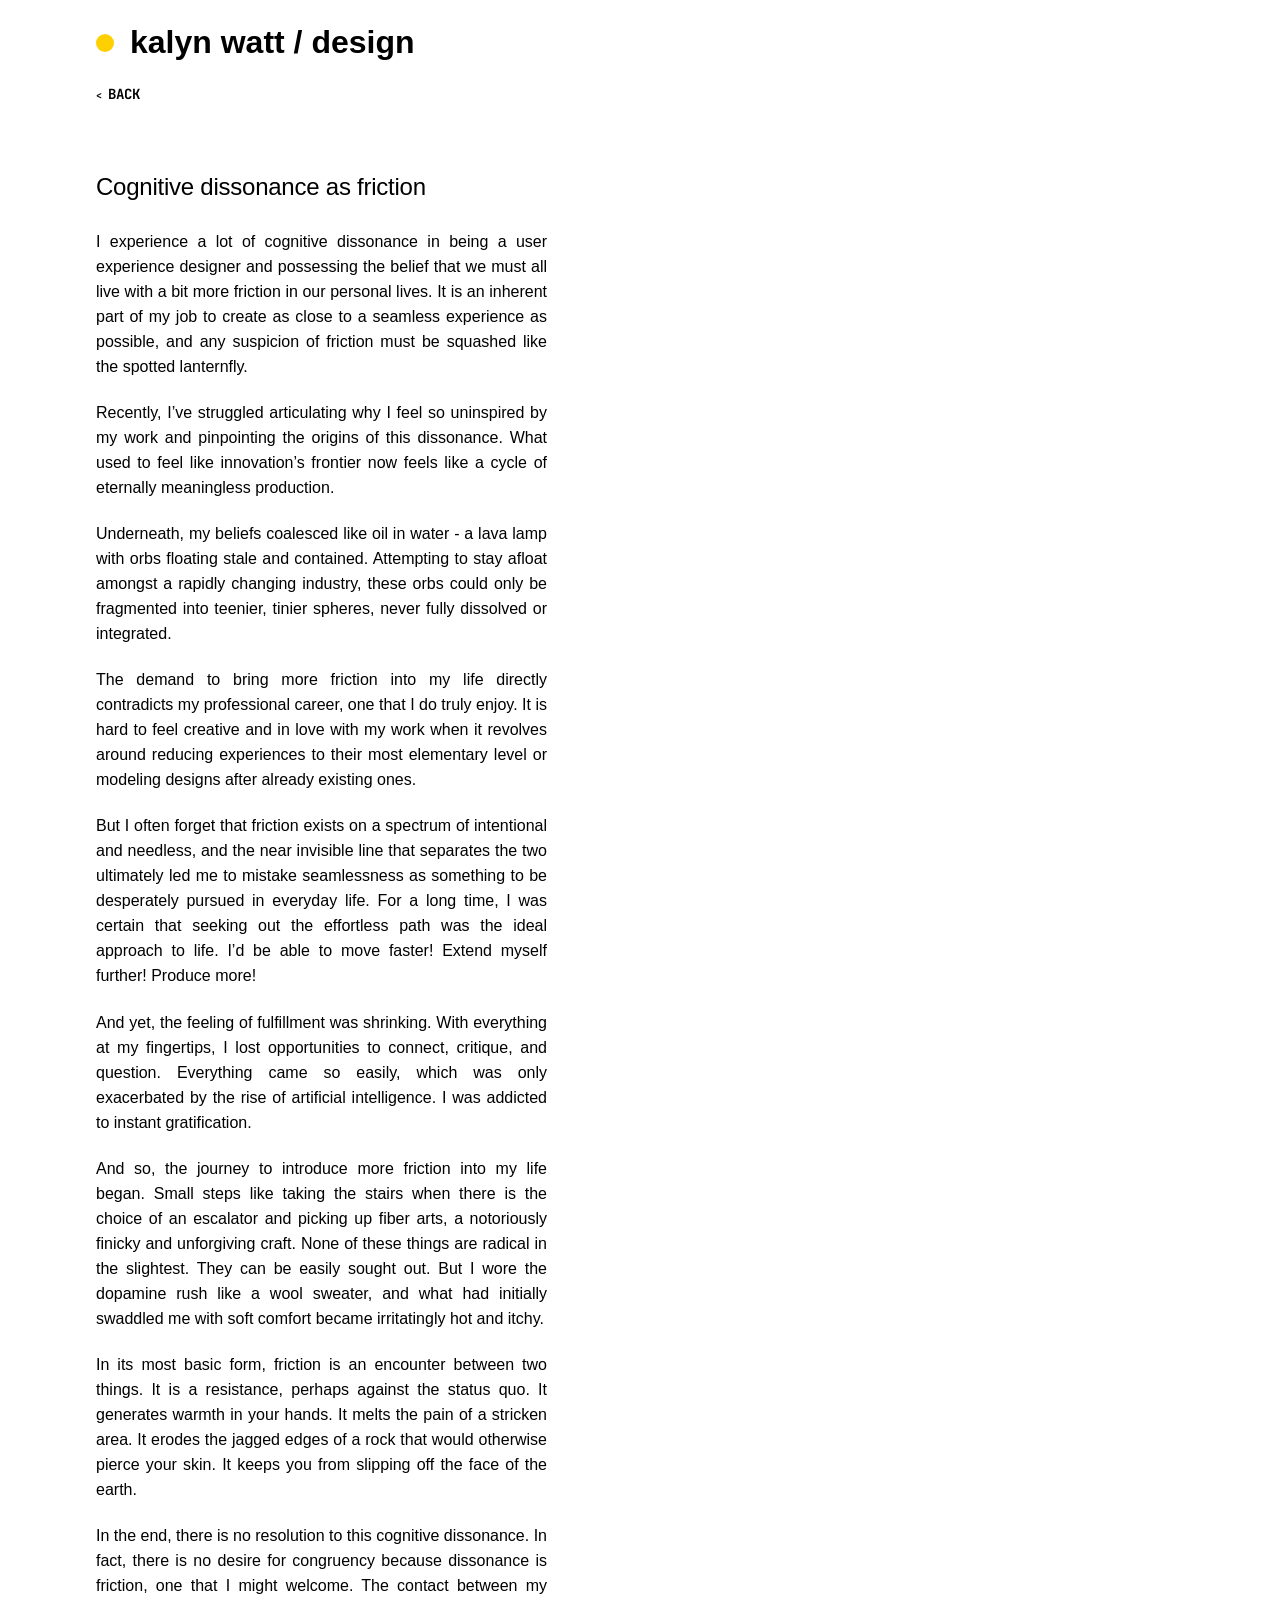
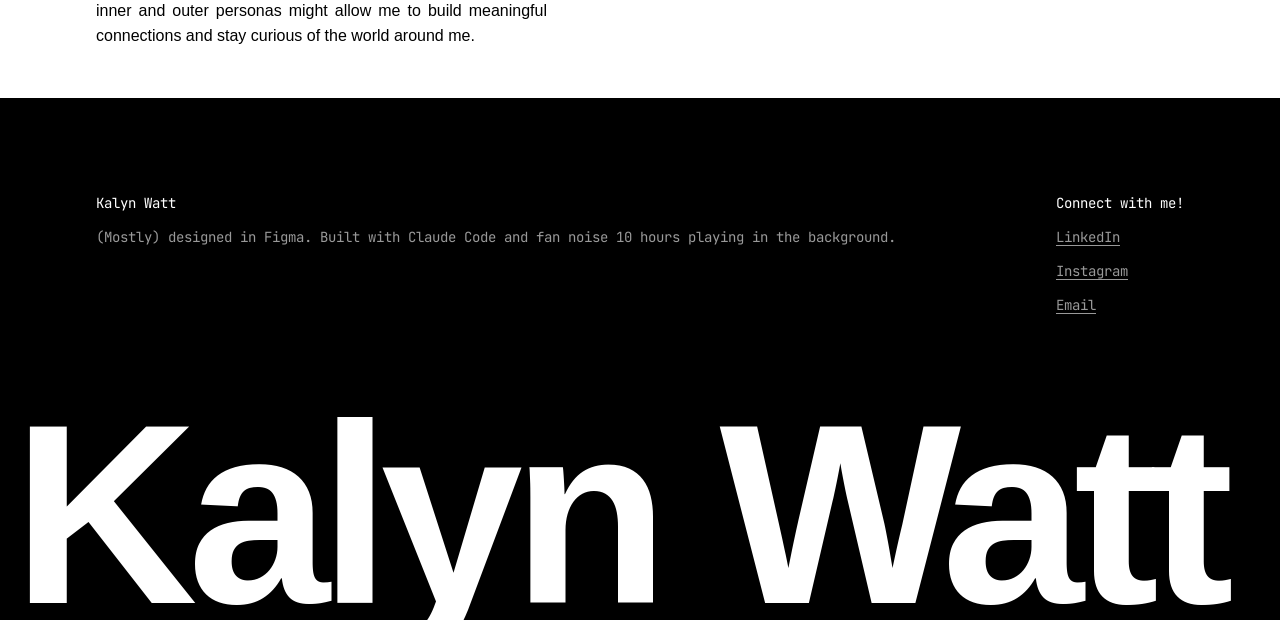
<file: cognitive-dissonance.html>
<!DOCTYPE html>
<html lang="en">
<head>
  <meta charset="UTF-8">
  <meta name="viewport" content="width=device-width, initial-scale=1.0">
  <title>Cognitive dissonance as friction — Kalyn Watt</title>
  <meta name="description" content="An essay on being a user experience designer who believes in living with a bit more friction.">
  <link rel="preconnect" href="https://fonts.googleapis.com">
  <link rel="preconnect" href="https://fonts.gstatic.com" crossorigin>
  <link href="https://fonts.googleapis.com/css2?family=JetBrains+Mono:wght@400;500;700&display=swap" rel="stylesheet">
  <link rel="stylesheet" href="style.css?v=197">
</head>
<body class="page-lamma">

  <div class="sb-top">
    <header class="landing-header">
      <a class="landing-logo" href="index.html">
        <span class="landing-logo-dot"></span>
        <span class="landing-logo-text">kalyn watt / design</span>
      </a>
    </header>
    <header class="sb-header">
    <a class="case-back case-back--lg" href="playground.html"><small>&lt; </small>BACK</a>
  </header>
  </div>

  <main class="cd">
    <article class="cd-article">
      <h1 class="cd-title">Cognitive dissonance as friction</h1>
      <div class="cd-body">
        <p>I experience a lot of cognitive dissonance in being a user experience designer and possessing the belief that we must all live with a bit more friction in our personal lives. It is an inherent part of my job to create as close to a seamless experience as possible, and any suspicion of friction must be squashed like the spotted lanternfly.</p>
        <p>Recently, I&rsquo;ve struggled articulating why I feel so uninspired by my work and pinpointing the origins of this dissonance. What used to feel like innovation&rsquo;s frontier now feels like a cycle of eternally meaningless production.</p>
        <p>Underneath, my beliefs coalesced like oil in water - a lava lamp with orbs floating stale and contained. Attempting to stay afloat amongst a rapidly changing industry, these orbs could only be fragmented into teenier, tinier spheres, never fully dissolved or integrated.</p>
        <p>The demand to bring more friction into my life directly contradicts my professional career, one that I do truly enjoy. It is hard to feel creative and in love with my work when it revolves around reducing experiences to their most elementary level or modeling designs after already existing ones.</p>
        <p>But I often forget that friction exists on a spectrum of intentional and needless, and the near invisible line that separates the two ultimately led me to mistake seamlessness as something to be desperately pursued in everyday life. For a long time, I was certain that seeking out the effortless path was the ideal approach to life. I&rsquo;d be able to move faster! Extend myself further! Produce more!</p>
        <p>And yet, the feeling of fulfillment was shrinking. With everything at my fingertips, I lost opportunities to connect, critique, and question. Everything came so easily, which was only exacerbated by the rise of artificial intelligence. I was addicted to instant gratification.</p>
        <p>And so, the journey to introduce more friction into my life began. Small steps like taking the stairs when there is the choice of an escalator and picking up fiber arts, a notoriously finicky and unforgiving craft. None of these things are radical in the slightest. They can be easily sought out. But I wore the dopamine rush like a wool sweater, and what had initially swaddled me with soft comfort became irritatingly hot and itchy.</p>
        <p>In its most basic form, friction is an encounter between two things. It is a resistance, perhaps against the status quo. It generates warmth in your hands. It melts the pain of a stricken area. It erodes the jagged edges of a rock that would otherwise pierce your skin. It keeps you from slipping off the face of the earth.</p>
        <p>In the end, there is no resolution to this cognitive dissonance. In fact, there is no desire for congruency because dissonance is friction, one that I might welcome. The contact between my inner and outer personas might allow me to build meaningful connections and stay curious of the world around me.</p>
      </div>
    </article>
  </main>
  <footer class="kw-footer">
    <div class="kw-footer-top">
      <div class="kw-footer-col">
        <p>Kalyn Watt</p>
        <p class="kw-footer-note">(Mostly) designed in Figma. Built with Claude Code and fan noise 10 hours playing in the background.</p>
      </div>
      <div class="kw-footer-col">
        <p>Connect with me!</p>
        <a href="https://www.linkedin.com/in/kalyn-watt/" target="_blank" rel="noopener">LinkedIn</a>
        <a href="https://www.instagram.com/kalynwatt/" target="_blank" rel="noopener">Instagram</a>
        <a href="mailto:kalynwatt123@gmail.com">Email</a>
      </div>
    </div>
    <p class="kw-footer-wordmark" aria-hidden="true">Kalyn Watt</p>
  </footer>
</body>
</html>
</file>
<file: style.css>
/* ============================
   Variables
============================ */
:root {
  --bg: #fafafa;
  --bg-alt: #efefef;
  --surface: #ffffff;
  --text: #1a1a1a;
  --text-muted: #6e6e6e;
  --accent: #3d3d3d;
  --accent-dark: #232323;
  --accent-tint: #e4e4e4;
  --border: #e0e0e0;
  --mono: "Roboto", ui-sans-serif, system-ui, -apple-system, sans-serif;
  --serif: var(--mono);
  --sans: var(--mono);
  --max-width: 1120px;
  --radius: 10px;
}

/* ============================
   Reset
============================ */
* {
  margin: 0;
  padding: 0;
  box-sizing: border-box;
}

html {
  scroll-behavior: smooth;
}

body {
  background: var(--bg);
  color: var(--text);
  font-family: var(--sans);
  font-size: 16px;
  line-height: 1.6;
  -webkit-font-smoothing: antialiased;
}

img {
  max-width: 100%;
  display: block;
}

a {
  color: inherit;
  text-decoration: none;
}

ul {
  list-style: none;
}

h1, h2, h3, h4 {
  font-family: var(--serif);
  font-weight: 700;
  line-height: 1.15;
  letter-spacing: -0.01em;
}

.container {
  max-width: var(--max-width);
  margin: 0 auto;
  padding: 0 32px;
}

.eyebrow {
  display: inline-block;
  font-size: 0.75rem;
  font-weight: 600;
  letter-spacing: 0.14em;
  text-transform: uppercase;
  color: var(--accent);
  margin-bottom: 14px;
}

section {
  padding: 96px 0;
}

@media (max-width: 720px) {
  section {
    padding: 64px 0;
  }
  .container {
    padding: 0 20px;
  }
}

/* ============================
   Buttons
============================ */
.btn {
  display: inline-flex;
  align-items: center;
  gap: 8px;
  padding: 14px 26px;
  border-radius: 100px;
  font-size: 0.95rem;
  font-weight: 600;
  border: 1px solid transparent;
  transition: transform 0.2s ease, background 0.2s ease, color 0.2s ease, border-color 0.2s ease;
  cursor: pointer;
}

.btn-primary {
  background: var(--text);
  color: var(--bg);
}

.btn-primary:hover {
  background: var(--accent);
  transform: translateY(-2px);
}

.btn-secondary {
  background: transparent;
  color: var(--text);
  border-color: var(--border);
}

.btn-secondary:hover {
  border-color: var(--text);
  transform: translateY(-2px);
}

.btn-row {
  display: flex;
  gap: 16px;
  flex-wrap: wrap;
}

/* ============================
   Navigation
============================ */
header.site-header {
  position: sticky;
  top: 0;
  z-index: 100;
  background: rgba(250, 248, 245, 0.2);
  backdrop-filter: blur(10px);
  border-bottom: 1px solid var(--border);
}

nav {
  max-width: var(--max-width);
  margin: 0 auto;
  padding: 20px 32px;
  display: flex;
  align-items: center;
  justify-content: space-between;
  position: relative;
}

.nav-logo a {
  display: flex;
  align-items: center;
  gap: 10px;
}

.logo-dot {
  width: 9px;
  height: 9px;
  border-radius: 50%;
  background: #f2c230;
  box-shadow: 0 0 0 4px rgba(242, 194, 48, 0.18);
  flex-shrink: 0;
}

.logo-text {
  font-family: var(--mono);
  font-size: 0.95rem;
  color: var(--text);
  white-space: nowrap;
}

.logo-text .logo-slash {
  color: var(--text-muted);
  padding: 0 2px;
}

@media (max-width: 480px) {
  .logo-text {
    font-size: 0.8rem;
  }
}

.nav-links {
  display: flex;
  align-items: center;
  gap: 36px;
}

.nav-links a {
  font-size: 0.95rem;
  font-weight: 500;
  color: var(--text-muted);
  position: relative;
  padding: 4px 0;
}

.nav-links a:hover,
.nav-links a.active {
  color: var(--text);
}

.nav-links a.active::after {
  content: "";
  position: absolute;
  left: 0;
  right: 0;
  bottom: -2px;
  height: 2px;
  background: var(--accent);
  border-radius: 2px;
}

.nav-cta {
  background: var(--text);
  color: var(--bg) !important;
  padding: 10px 20px;
  border-radius: 100px;
  font-size: 0.9rem !important;
}

.nav-cta:hover {
  background: var(--accent) !important;
}

.nav-toggle {
  display: none;
  flex-direction: column;
  gap: 5px;
  background: none;
  border: none;
  cursor: pointer;
  padding: 6px;
}

.nav-toggle span {
  width: 22px;
  height: 2px;
  background: var(--text);
  border-radius: 2px;
  transition: transform 0.25s ease, opacity 0.25s ease;
}

@media (max-width: 720px) {
  .nav-toggle {
    display: flex;
  }

  .nav-links {
    position: absolute;
    top: 100%;
    left: 0;
    right: 0;
    background: var(--bg);
    border-bottom: 1px solid var(--border);
    flex-direction: column;
    align-items: flex-start;
    gap: 4px;
    padding: 12px 20px 20px;
    display: none;
  }

  .nav-links.open {
    display: flex;
  }

  .nav-links a {
    width: 100%;
    padding: 12px 0;
  }

  nav.open .nav-toggle span:nth-child(1) {
    transform: translateY(7px) rotate(45deg);
  }

  nav.open .nav-toggle span:nth-child(2) {
    opacity: 0;
  }

  nav.open .nav-toggle span:nth-child(3) {
    transform: translateY(-7px) rotate(-45deg);
  }
}

/* ============================
   Hero
============================ */
.hero {
  padding: 120px 0 96px;
}

.hero-minimal {
  min-height: 70vh;
  display: flex;
  align-items: center;
  padding: 160px 0 96px;
}

.hero-minimal .container {
  width: 100%;
}

.hero-headline {
  font-family: var(--serif);
  font-weight: 700;
  font-size: clamp(1.8rem, 3.6vw, 3.4rem);
  line-height: 1.1;
  letter-spacing: -0.01em;
  max-width: 28ch;
  color: var(--text);
}

.hero-meta {
  display: flex;
  gap: 40px;
  margin-top: 64px;
  flex-wrap: wrap;
}

.hero-meta div {
  border-top: 1px solid var(--border);
  padding-top: 14px;
  min-width: 140px;
}

.hero-meta strong {
  display: block;
  font-family: var(--serif);
  font-size: 1.6rem;
}

.hero-meta span {
  font-size: 0.85rem;
  color: var(--text-muted);
}

/* ============================
   Section headers
============================ */
.section-head {
  display: flex;
  justify-content: space-between;
  align-items: flex-end;
  gap: 24px;
  margin-bottom: 48px;
  flex-wrap: wrap;
}

.section-head h2 {
  font-size: clamp(1.8rem, 3vw, 2.6rem);
}

.section-head p {
  color: var(--text-muted);
  max-width: 42ch;
}

/* ============================
   Work grid / cards
============================ */
.work-grid {
  display: grid;
  grid-template-columns: repeat(2, 1fr);
  gap: 28px;
}

@media (max-width: 780px) {
  .work-grid {
    grid-template-columns: 1fr;
  }
}

.work-card {
  background: var(--surface);
  border: 1px solid var(--border);
  border-radius: var(--radius);
  overflow: hidden;
  transition: transform 0.25s ease, box-shadow 0.25s ease;
  display: flex;
  flex-direction: column;
}

.work-card:hover {
  transform: translateY(-6px);
  box-shadow: 0 20px 40px -20px rgba(28, 26, 23, 0.25);
}

.work-thumb {
  aspect-ratio: 16 / 10;
  background: linear-gradient(135deg, var(--accent-tint), var(--bg-alt));
  display: flex;
  align-items: center;
  justify-content: center;
  font-family: var(--serif);
  font-size: 1.1rem;
  color: var(--accent-dark);
  position: relative;
  overflow: hidden;
}

.work-thumb::after {
  content: "";
  position: absolute;
  inset: 0;
  background: radial-gradient(circle at 30% 20%, rgba(255,255,255,0.5), transparent 60%);
}

.work-body {
  padding: 28px;
  display: flex;
  flex-direction: column;
  gap: 12px;
  flex: 1;
}

.work-tags {
  display: flex;
  gap: 8px;
  flex-wrap: wrap;
}

.tag {
  font-size: 0.72rem;
  font-weight: 600;
  letter-spacing: 0.04em;
  text-transform: uppercase;
  background: var(--bg-alt);
  color: var(--text-muted);
  padding: 5px 10px;
  border-radius: 100px;
}

.work-body h3 {
  font-size: 1.35rem;
}

.work-body p {
  color: var(--text-muted);
  font-size: 0.95rem;
}

.work-link {
  margin-top: auto;
  font-weight: 600;
  font-size: 0.9rem;
  display: inline-flex;
  align-items: center;
  gap: 6px;
  color: var(--text);
}

.work-link .arrow {
  transition: transform 0.2s ease;
}

.work-card:hover .work-link .arrow {
  transform: translateX(4px);
}

/* ============================
   Shared backgrounds
============================ */
.bg-alt-section {
  background: var(--bg-alt);
}

.avatar-block {
  aspect-ratio: 1;
  border-radius: var(--radius);
  background: linear-gradient(160deg, var(--accent), var(--accent-dark));
  display: flex;
  align-items: center;
  justify-content: center;
  color: var(--bg);
  font-family: var(--serif);
  font-size: 3rem;
}

/* ============================
   Skills strip
============================ */
.skills-strip {
  border-top: 1px solid var(--border);
  border-bottom: 1px solid var(--border);
}

.skills-strip ul {
  display: flex;
  flex-wrap: wrap;
  gap: 12px;
  justify-content: center;
}

.skills-strip li {
  font-family: var(--serif);
  font-size: 1.1rem;
  color: var(--text-muted);
  padding: 6px 4px;
}

.skills-strip li::after {
  content: "•";
  margin-left: 12px;
  color: var(--border);
}

.skills-strip li:last-child::after {
  content: "";
}

/* ============================
   Contact / footer CTA
============================ */
.contact-cta {
  text-align: center;
}

.contact-cta h2 {
  font-size: clamp(2rem, 4vw, 3.2rem);
  max-width: 20ch;
  margin: 0 auto 24px;
}

.contact-cta .btn-row {
  justify-content: center;
  margin-top: 8px;
}

/* ============================
   Footer
============================ */
footer.site-footer {
  border-top: 1px solid var(--border);
  padding: 48px 0;
}

.footer-inner {
  display: flex;
  justify-content: space-between;
  align-items: center;
  flex-wrap: wrap;
  gap: 16px;
}

.footer-inner p {
  color: var(--text-muted);
  font-size: 0.9rem;
}

.footer-links {
  display: flex;
  gap: 24px;
}

.footer-links a {
  font-size: 0.9rem;
  color: var(--text-muted);
}

.footer-links a:hover {
  color: var(--accent);
}

/* ============================
   Page header (about / playground)
============================ */
.page-header {
  padding: 100px 0 64px;
  border-bottom: 1px solid var(--border);
}

.page-header h1 {
  font-size: clamp(2.2rem, 4.5vw, 3.6rem);
  max-width: 18ch;
}

.page-header p.lede {
  color: var(--text-muted);
  max-width: 58ch;
  margin-top: 20px;
  font-size: 1.05rem;
}

/* ============================
   About page
============================ */
.bio-grid {
  display: grid;
  grid-template-columns: 280px 1fr;
  gap: 64px;
}

@media (max-width: 780px) {
  .bio-grid {
    grid-template-columns: 1fr;
  }
}

.bio-grid p {
  color: var(--text-muted);
  margin-bottom: 18px;
  max-width: 65ch;
}

.bio-grid p:first-of-type {
  font-size: 1.15rem;
  color: var(--text);
}

.process-steps {
  display: grid;
  grid-template-columns: repeat(4, 1fr);
  gap: 24px;
}

@media (max-width: 900px) {
  .process-steps {
    grid-template-columns: repeat(2, 1fr);
  }
}

@media (max-width: 540px) {
  .process-steps {
    grid-template-columns: 1fr;
  }
}

.process-step {
  border-top: 2px solid var(--text);
  padding-top: 20px;
}

.process-step .step-num {
  font-family: var(--serif);
  color: var(--accent);
  font-size: 0.95rem;
}

.process-step h3 {
  font-size: 1.2rem;
  margin: 10px 0 10px;
}

.process-step p {
  color: var(--text-muted);
  font-size: 0.92rem;
}

/* ============================
   Simple case study page sections
============================ */
.prose-simple p {
  color: var(--text-muted);
  max-width: 70ch;
  margin-bottom: 32px;
  font-size: 1.05rem;
}

.design-gallery {
  display: grid;
  grid-template-columns: repeat(3, 1fr);
  gap: 24px;
}

@media (max-width: 860px) {
  .design-gallery {
    grid-template-columns: 1fr;
  }
}

.design-media {
  aspect-ratio: 4 / 3;
  border-radius: var(--radius);
  background: linear-gradient(150deg, var(--accent-tint), var(--bg-alt));
  display: flex;
  align-items: center;
  justify-content: center;
  font-family: var(--serif);
  color: var(--accent-dark);
  font-size: 1rem;
  position: relative;
  overflow: hidden;
}

.design-media::after {
  content: "";
  position: absolute;
  inset: 0;
  background: radial-gradient(circle at 30% 20%, rgba(255, 255, 255, 0.5), transparent 60%);
}

.design-caption {
  margin-top: 12px;
  font-size: 0.85rem;
  color: var(--text-muted);
}

.strategy-impact {
  display: flex;
  align-items: center;
  gap: 32px;
  margin-bottom: 56px;
  flex-wrap: wrap;
}

.strategy-impact-item {
  flex: 1;
  min-width: 240px;
  font-family: var(--serif);
  font-weight: 700;
  font-size: clamp(1.1rem, 2vw, 1.5rem);
  line-height: 1.3;
  color: var(--text-muted);
}

.strategy-impact-outcome {
  color: var(--text);
}

.strategy-impact-arrow {
  font-size: 1.8rem;
  color: var(--accent);
  flex-shrink: 0;
}

@media (max-width: 640px) {
  .strategy-impact {
    flex-direction: column;
    align-items: flex-start;
    gap: 16px;
  }
  .strategy-impact-arrow {
    transform: rotate(90deg);
  }
}

.skills-columns {
  display: grid;
  grid-template-columns: repeat(3, 1fr);
  gap: 40px;
}

@media (max-width: 780px) {
  .skills-columns {
    grid-template-columns: 1fr 1fr;
  }
}

@media (max-width: 540px) {
  .skills-columns {
    grid-template-columns: 1fr;
  }
}

.skills-columns h3 {
  font-size: 1rem;
  text-transform: uppercase;
  letter-spacing: 0.08em;
  color: var(--accent);
  margin-bottom: 16px;
  font-family: var(--sans);
  font-weight: 700;
}

.skills-columns ul li {
  padding: 8px 0;
  border-bottom: 1px solid var(--border);
  font-size: 0.95rem;
}

.timeline {
  display: flex;
  flex-direction: column;
}

.timeline-item {
  display: grid;
  grid-template-columns: 160px 1fr;
  gap: 24px;
  padding: 28px 0;
  border-bottom: 1px solid var(--border);
}

@media (max-width: 600px) {
  .timeline-item {
    grid-template-columns: 1fr;
    gap: 6px;
  }
}

.timeline-item .years {
  color: var(--text-muted);
  font-size: 0.9rem;
}

.timeline-item h3 {
  font-size: 1.2rem;
  margin-bottom: 6px;
}

.timeline-item p {
  color: var(--text-muted);
  font-size: 0.95rem;
}

/* ============================
   Case studies (static)
============================ */
.case-list-pin-wrap {
  position: relative;
}

.case-list {
  position: sticky;
  top: 0;
  height: 100vh;
  overflow: hidden;
  padding: 0;
}

.case-block {
  position: absolute;
  inset: 0;
  overflow: hidden;
  opacity: 0;
  pointer-events: none;
}

.case-block.is-active {
  pointer-events: auto;
}

.case-panel-media {
  position: absolute;
  inset: 0;
  background: linear-gradient(150deg, var(--accent-tint), var(--bg-alt));
  display: flex;
  align-items: center;
  justify-content: center;
  font-family: var(--serif);
  color: var(--accent-dark);
  font-size: 1.3rem;
  overflow: hidden;
}

.case-panel-media::after {
  content: "";
  position: absolute;
  inset: 0;
  background: radial-gradient(circle at 30% 20%, rgba(255, 255, 255, 0.5), transparent 60%);
}

.case-panel-content {
  position: absolute;
  inset: 0;
  display: flex;
  align-items: flex-start;
  justify-content: flex-end;
  padding: 104px 72px 48px;
}

.case-panel-card {
  width: max-content;
  max-width: 40%;
  padding: 0;
  display: flex;
  flex-direction: column;
  align-items: flex-start;
  gap: 16px;
  text-align: left;
}

.case-panel-card .eyebrow {
  color: var(--panel-text-muted, rgba(0, 0, 0, 0.5));
}

.case-panel-card p {
  font-family: var(--mono);
  font-weight: 400;
  text-transform: uppercase;
  color: var(--panel-text, var(--text));
  font-size: 1.4rem;
  line-height: 1.25;
}

@media (max-width: 860px) {
  .case-panel-content {
    padding: 90px 24px 24px;
  }
  .case-panel-card {
    max-width: none;
    padding: 0;
  }
}

/* ============================
   Scroll reveal
============================ */
.reveal {
  opacity: 0;
  transform: translateY(24px);
  transition: opacity 0.7s ease, transform 0.7s ease;
}

.reveal.in-view {
  opacity: 1;
  transform: translateY(0);
}

/* ============================
   Landing (Figma design)
============================ */
.page-landing {
  background: #ffffff;
  color: #000000;
  font-family: "JetBrains Mono", ui-monospace, SFMono-Regular, Menlo, Consolas, monospace;
  font-size: 14px;
  line-height: normal;
  display: flex;
  flex-direction: column;
  gap: 24px;
  min-height: 100vh;
}

.landing-header {
  position: sticky;
  top: 0;
  z-index: 10;
  padding: 24px 48px;
  backdrop-filter: blur(6px);
  -webkit-backdrop-filter: blur(6px);
}

.landing-logo {
  display: inline-flex;
  align-items: center;
  gap: 16px;
}

.landing-logo-dot {
  width: 18px;
  height: 18px;
  border-radius: 100px;
  background: #ffd000;
  flex-shrink: 0;
}

.landing-logo-text {
  font-family: "Helvetica Neue", Helvetica, Arial, sans-serif;
  font-weight: 700;
  font-size: 32px;
  line-height: normal;
  white-space: nowrap;
}

.landing-body {
  display: flex;
  align-items: flex-start;
  gap: 48px;
  padding: 0 48px 48px;
}

.landing-side {
  display: flex;
  flex-direction: column;
  gap: 48px;
  width: 279px;
  flex-shrink: 0;
}

.landing-tabs {
  display: flex;
  gap: 24px;
  align-items: flex-start;
}

.landing-tab {
  display: flex;
  flex-direction: column;
  align-items: center;
  gap: 8px;
  font-weight: 500;
}

.landing-tab-line {
  position: relative;
  display: block;
  width: 50px;
  height: 0;
}

.landing-tab-line img {
  position: absolute;
  inset: 0;
  display: block;
  width: 100%;
  height: 100%;
  max-width: none;
}

.landing-tab-line--active img {
  inset: -1px -2%;
  width: 104%;
  height: calc(100% + 2px);
}

.landing-main {
  display: flex;
  flex: 1 0 auto;
  flex-direction: column;
  justify-content: space-between;
  gap: 48px;
  padding: 0 48px 96px;
}

.landing-top {
  display: flex;
  flex-direction: column;
  gap: 48px;
}

.landing-bio {
  width: 378px;
  max-width: 100%;
  font-family: "Helvetica Neue", Helvetica, Arial, sans-serif;
  font-size: 16px;
  font-weight: 300;
  line-height: 25px;
  text-align: justify;
}

.landing-cards {
  display: grid;
  grid-template-columns: repeat(3, minmax(0, 1fr));
  gap: 24px;
  margin: 0;
  padding: 0;
  list-style: none;
}

.landing-card-link {
  display: flex;
  flex-direction: column;
  gap: 24px;
}

.landing-card-caption {
  position: relative;
  min-height: 35px;
}

.landing-card-meta {
  display: flex;
  flex-direction: column;
  gap: 4px;
  transition: opacity 0.25s ease;
}

.landing-card-company {
  margin: 0;
  color: #8c8c8c;
  font-size: 10px;
}

.landing-card-title {
  margin: 0;
  font-family: "Helvetica Neue", Helvetica, Arial, sans-serif;
  font-size: 16px;
  font-weight: 300;
}

.landing-detail {
  position: absolute;
  inset: 0 0 auto 0;
  display: flex;
  flex-direction: column;
  align-items: flex-start;
  gap: 16px;
  text-align: left;
  font-weight: 400;
  opacity: 0;
  pointer-events: none;
  transition: opacity 0.25s ease;
}

.landing-detail p,
.landing-detail--lg p {
  margin: 0;
  font-family: "Helvetica Neue", Helvetica, Arial, sans-serif;
  font-size: 16px;
  font-weight: 300;
  line-height: 25px;
}

.landing-card:has(.landing-thumb:hover, .landing-card-caption:hover) .landing-card-meta {
  opacity: 0;
}

.landing-card:has(.landing-thumb:hover, .landing-card-caption:hover) .landing-detail {
  opacity: 1;
}

.landing-detail-tags {
  display: flex;
  gap: 8px;
}

.landing-detail-tag {
  padding: 4px;
  border: 0.5px solid rgba(0, 0, 0, 0.5);
  color: rgba(0, 0, 0, 0.5);
  font-size: 10px;
  font-weight: 500;
  white-space: nowrap;
}

.landing-thumb {
  position: relative;
  container-type: inline-size;
  height: 231px;
  overflow: hidden;
  background-color: #ebebeb;
}

.landing-thumb[data-thumb="chase"] {
  background-image: linear-gradient(90deg, rgba(250, 252, 254, 0.8) 0%, rgba(250, 252, 254, 0.8) 100%), url("data:image/svg+xml;utf8,<svg viewBox='0 0 857 588' xmlns='http://www.w3.org/2000/svg' preserveAspectRatio='none'><rect x='0' y='0' height='100%' width='100%' fill='url(%23grad)' opacity='0.800000011920929'/><defs><radialGradient id='grad' gradientUnits='userSpaceOnUse' cx='0' cy='0' r='10' gradientTransform='matrix(42.042 29.955 -43.658 28.845 145.53 105.4)'><stop stop-color='rgba(204,133,0,1)' offset='0'/><stop stop-color='rgba(210,146,28,0)' offset='1'/></radialGradient></defs></svg>"), url("data:image/svg+xml;utf8,<svg viewBox='0 0 857 588' xmlns='http://www.w3.org/2000/svg' preserveAspectRatio='none'><rect x='0' y='0' height='100%' width='100%' fill='url(%23grad)' opacity='0.550000011920929'/><defs><radialGradient id='grad' gradientUnits='userSpaceOnUse' cx='0' cy='0' r='10' gradientTransform='matrix(-3.1889 -54.274 79.992 -21.409 719.11 670.32)'><stop stop-color='rgba(23,134,171,1)' offset='0.55773'/><stop stop-color='rgba(23,134,171,0)' offset='1'/></radialGradient></defs></svg>"), url("data:image/svg+xml;utf8,<svg viewBox='0 0 857 588' xmlns='http://www.w3.org/2000/svg' preserveAspectRatio='none'><rect x='0' y='0' height='100%' width='100%' fill='url(%23grad)' opacity='0.699999988079071'/><defs><radialGradient id='grad' gradientUnits='userSpaceOnUse' cx='0' cy='0' r='10' gradientTransform='matrix(-43.084 23.22 -47.847 -40.395 835.08 111.72)'><stop stop-color='rgba(0,47,108,1)' offset='0'/><stop stop-color='rgba(0,47,108,0)' offset='1'/></radialGradient></defs></svg>"), url("data:image/svg+xml;utf8,<svg viewBox='0 0 857 588' xmlns='http://www.w3.org/2000/svg' preserveAspectRatio='none'><rect x='0' y='0' height='100%' width='100%' fill='url(%23grad)' opacity='0.800000011920929'/><defs><radialGradient id='grad' gradientUnits='userSpaceOnUse' cx='0' cy='0' r='10' gradientTransform='matrix(38.036 -29.4 6.4468 173.46 67.047 588)'><stop stop-color='rgba(249,232,184,1)' offset='0'/><stop stop-color='rgba(255,255,255,0)' offset='1'/></radialGradient></defs></svg>"), linear-gradient(90deg, rgb(239, 242, 245) 0%, rgb(239, 242, 245) 100%);
}

.landing-thumb[data-thumb="cargill"] {
  background: #c9e0b8 url("assets/reskued/hero.jpg") center / cover no-repeat;
}

.reskued-logo {
  position: absolute;
  top: 50%;
  left: 50%;
  width: 63.5cqw;
  aspect-ratio: 139.2514 / 24.7558;
  transform: translate(-50%, -50%);
}

.reskued-logo-part {
  position: absolute;
  display: block;
}

.reskued-logo-part img {
  position: absolute;
  inset: 0;
  display: block;
  width: 100%;
  height: 100%;
  max-width: none;
}

.reskued-logo-part--re { inset: 32.57% 78.05% 0.39% 0; }
.reskued-logo-part--skued { inset: 0 0 0 34.58%; }
.reskued-logo-part--dot { inset: 42.42% 67.51% 10.25% 24.04%; }

.landing-thumb[data-thumb="konrad"] {
  background: #e6dcd0;
}

.landing-play {
  position: relative;
  display: flex;
  flex-direction: column;
  gap: 48px;
  padding: 0 48px 48px;
}

.play-list {
  display: flex;
  flex-direction: column;
  gap: 20px;
}

.play-month,
.play-entries {
  display: flex;
  flex-direction: column;
  gap: 16px;
  padding: 0;
}

.play-month-label {
  font-family: inherit;
  font-size: 10px;
  font-weight: 400;
  line-height: normal;
  letter-spacing: normal;
  color: #8c8c8c;
}

.play-entry {
  display: flex;
  flex-wrap: wrap;
  align-items: center;
  gap: 16px;
}

.play-tags {
  display: flex;
  align-items: center;
  gap: 8px;
}

.play-tag {
  padding: 4px;
  font-size: 10px;
  font-weight: 700;
  white-space: nowrap;
  color: #ffffff;
}

.play-tag--pink {
  background: #ff00c8;
}

.play-tag--black {
  background: #000000;
}

.play-tag--yellow {
  background: #fbff00;
  color: #000000;
}

.play-tag--cyan {
  background: #00f2ff;
  color: #000000;
}

/* Chase thumbnail animation */
.landing-thumb {
  overflow: hidden;
}

.chase-fit {
  position: absolute;
  left: 50%;
  top: 50%;
  width: 672px;
  height: 376px;
  margin: -188px 0 0 -336px;
  scale: var(--chase-scale, 1);
}

.chase-anim {
  position: absolute;
  inset: 0;
  transform-origin: 336px 187.6px;
}

.chase-mark {
  position: absolute;
  left: 238.67px;
  top: 91.05px;
  display: block;
  width: 194.131px;
  height: 192.909px;
  max-width: none;
  transform: scale(0.37841);
}

.chase-word {
  position: absolute;
  overflow: hidden;
  pointer-events: none;
}

.chase-word img {
  position: absolute;
  display: block;
  max-width: none;
}

.chase-word--chase {
  left: 73.17px;
  top: 169.5px;
  width: 200px;
  height: 37px;
}

.chase-word--chase img {
  width: 170.84%;
  height: 609.76%;
  left: -19.7%;
  top: -254.88%;
}

.chase-word--travel {
  left: 395.05px;
  top: 169px;
  width: 131px;
  height: 38px;
}

.chase-word--travel img {
  width: 146.58%;
  height: 130.34%;
  left: -46.58%;
  top: -15.73%;
}

@media (prefers-reduced-motion: no-preference) {
  .is-playing .chase-anim {
    animation: chase-zoom 7s linear infinite;
  }

  .is-playing .chase-mark {
    animation: chase-mark 7s linear infinite;
  }

  .is-playing .chase-word--chase {
    animation: chase-word-left 7s linear infinite;
  }

  .is-playing .chase-word--travel {
    animation: chase-word-right 7s linear infinite;
  }
}

@keyframes chase-mark {
  0% {
    transform: translateY(-330px) scale(1);
    animation-timing-function: cubic-bezier(0.22, 1, 0.36, 1);
  }
  11% {
    transform: translateY(0) scale(1);
  }
  22% {
    transform: translateY(0) scale(1);
    animation-timing-function: cubic-bezier(0.65, 0, 0.35, 1);
  }
  34%, 100% {
    transform: translateY(0) scale(0.37841);
  }
}

@keyframes chase-word-left {
  0%, 34% {
    opacity: 0;
    transform: translateX(-300px);
    animation-timing-function: cubic-bezier(0.22, 1, 0.36, 1);
  }
  46%, 100% {
    opacity: 1;
    transform: translateX(0);
  }
}

@keyframes chase-word-right {
  0%, 46% {
    opacity: 0;
    transform: translateX(310px);
    animation-timing-function: cubic-bezier(0.22, 1, 0.36, 1);
  }
  58%, 100% {
    opacity: 1;
    transform: translateX(0);
  }
}

@keyframes chase-zoom {
  0%, 76% {
    transform: scale(1);
    animation-timing-function: cubic-bezier(0.7, 0, 0.84, 0);
  }
  92%, 100% {
    transform: scale(26);
  }
}

/* Case study page */
.page-landing :is(h1, h2, h3) {
  font-family: inherit;
  font-weight: 400;
  letter-spacing: normal;
  line-height: normal;
}

.case-side {
  position: sticky;
  top: 104px;
  align-self: flex-start;
  display: flex;
  flex-direction: column;
  align-items: flex-start;
  gap: 20px;
  width: 134px;
  flex-shrink: 0;
}

.case-back {
  padding: 4px;
  font-size: 10px;
  font-weight: 700;
  white-space: nowrap;
}

.case-nav {
  display: flex;
  flex-direction: column;
  align-items: flex-start;
  justify-content: flex-start;
  gap: 20px;
  margin: 132px 0 0;
  max-width: none;
  padding: 0;
}

.case-nav a {
  position: relative;
  display: block;
  color: rgba(0, 0, 0, 0.7);
  white-space: nowrap;
}

.case-nav a span {
  display: block;
  transition: transform 0.3s cubic-bezier(0.22, 1, 0.36, 1), color 0.2s ease;
}

.case-nav a::before {
  content: "";
  position: absolute;
  left: 0;
  top: calc(50% - 3px);
  width: 6px;
  height: 6px;
  border-radius: 100px;
  background: rgba(0, 0, 0, 0.5);
  opacity: 0;
  transform: translateX(-14px);
  transition: transform 0.3s cubic-bezier(0.22, 1, 0.36, 1), opacity 0.2s ease;
}

.case-nav a:hover,
.case-nav a:focus-visible,
.case-nav a[aria-current="true"] {
  color: #000000;
}

.case-nav a:hover::before,
.case-nav a:focus-visible::before,
.case-nav a[aria-current="true"]::before {
  opacity: 1;
  transform: translateX(0);
}

.case-nav a[aria-current="true"]::before {
  background: #000000;
}

.case-nav a:hover span,
.case-nav a:focus-visible span,
.case-nav a[aria-current="true"] span {
  transform: translateX(14px);
}

.case-main {
  container-type: inline-size;
  flex: 1 0 0;
  min-width: 1px;
  display: flex;
  flex-direction: column;
}

.case-overview,
.case-content,
.case-section {
  scroll-margin-top: 104px;
}

.case-content {
  position: relative;
  overflow: hidden;
  display: flex;
  flex-direction: column;
  justify-content: flex-end;
  gap: 24px;
  height: 588px;
  padding: 24px;
  background-image: linear-gradient(90deg, rgba(250, 252, 254, 0.8) 0%, rgba(250, 252, 254, 0.8) 100%), url("data:image/svg+xml;utf8,<svg viewBox='0 0 1002 588' xmlns='http://www.w3.org/2000/svg' preserveAspectRatio='none'><rect x='0' y='0' height='100%' width='100%' fill='url(%23grad)' opacity='0.800000011920929'/><defs><radialGradient id='grad' gradientUnits='userSpaceOnUse' cx='0' cy='0' r='10' gradientTransform='matrix(49.155 29.955 -51.045 28.845 170.15 105.4)'><stop stop-color='rgba(204,133,0,1)' offset='0'/><stop stop-color='rgba(210,146,28,0)' offset='1'/></radialGradient></defs></svg>"), url("data:image/svg+xml;utf8,<svg viewBox='0 0 1002 588' xmlns='http://www.w3.org/2000/svg' preserveAspectRatio='none'><rect x='0' y='0' height='100%' width='100%' fill='url(%23grad)' opacity='0.550000011920929'/><defs><radialGradient id='grad' gradientUnits='userSpaceOnUse' cx='0' cy='0' r='10' gradientTransform='matrix(-3.7284 -54.274 93.526 -21.409 840.77 670.32)'><stop stop-color='rgba(23,134,171,1)' offset='0.55773'/><stop stop-color='rgba(23,134,171,0)' offset='1'/></radialGradient></defs></svg>"), url("data:image/svg+xml;utf8,<svg viewBox='0 0 1002 588' xmlns='http://www.w3.org/2000/svg' preserveAspectRatio='none'><rect x='0' y='0' height='100%' width='100%' fill='url(%23grad)' opacity='0.699999988079071'/><defs><radialGradient id='grad' gradientUnits='userSpaceOnUse' cx='0' cy='0' r='10' gradientTransform='matrix(-50.373 23.22 -55.942 -40.395 976.37 111.72)'><stop stop-color='rgba(0,47,108,1)' offset='0'/><stop stop-color='rgba(0,47,108,0)' offset='1'/></radialGradient></defs></svg>"), url("data:image/svg+xml;utf8,<svg viewBox='0 0 1002 588' xmlns='http://www.w3.org/2000/svg' preserveAspectRatio='none'><rect x='0' y='0' height='100%' width='100%' fill='url(%23grad)' opacity='0.800000011920929'/><defs><radialGradient id='grad' gradientUnits='userSpaceOnUse' cx='0' cy='0' r='10' gradientTransform='matrix(44.472 -29.4 7.5376 173.46 78.391 588)'><stop stop-color='rgba(249,232,184,1)' offset='0'/><stop stop-color='rgba(255,255,255,0)' offset='1'/></radialGradient></defs></svg>"), linear-gradient(90deg, rgb(239, 242, 245) 0%, rgb(239, 242, 245) 100%);
}

.case-hero-text {
  position: relative;
  display: flex;
  flex-direction: column;
  gap: 32px;
  max-width: 954px;
}

.case-hero-head {
  display: flex;
  flex-direction: column;
  gap: 16px;
}

.case-tags {
  display: flex;
  justify-content: space-between;
  width: 100%;
}

.case-tag {
  padding: 4px;
  border: 0.5px solid #000000;
  font-size: 10px;
  font-weight: 700;
  white-space: nowrap;
}

.case-title {
  font-size: 24px;
}

.case-meta {
  display: flex;
  flex-wrap: wrap;
  gap: 48px;
  font-size: 14px;
}

.case-meta div {
  display: flex;
  flex-direction: column;
  gap: 8px;
}

.case-meta dt {
  color: rgba(0, 0, 0, 0.5);
}

.case-note {
  max-width: 755px;
  font-size: 14px;
}

.case-section {
  display: flex;
  flex-direction: column;
  gap: 24px;
  padding: 48px 0;
  background: #ffffff;
  font-size: 14px;
}

.case-section--context {
  min-height: 614px;
  justify-content: center;
}

.case-section--context > .case-copy,
.case-section--context > .case-body,
.case-section--impact > * {
  padding-inline: clamp(24px, 25cqw, 250px);
}

.case-section--impact {
  min-height: 588px;
  justify-content: center;
  gap: 10px;
}

.case-section--impact .case-body + .case-body {
  margin-top: 8px;
}

.case-copy {
  display: flex;
  flex-direction: column;
  gap: 8px;
}

.case-label {
  color: rgba(0, 0, 0, 0.5);
  font-size: 14px;
}

.case-heading {
  font-size: 24px;
  text-align: justify;
}

.case-body {
  font-size: 14px;
  text-align: justify;
}

.case-queries {
  position: relative;
  height: 154px;
  overflow: hidden;
}

.case-queries-row {
  position: absolute;
  left: 0;
  width: 100%;
}

.case-queries-row--a {
  top: 24px;
}

.case-queries-row--b {
  top: 83px;
}

.case-queries-track {
  display: flex;
  gap: 8px;
  width: max-content;
  will-change: transform;
}

.case-query {
  display: flex;
  align-items: center;
  padding: 12px 16px;
  border: 1px solid #eeeeee;
  border-radius: 100px;
  background: rgba(255, 255, 255, 0.4);
  backdrop-filter: blur(6px);
  -webkit-backdrop-filter: blur(6px);
  font-size: 14px;
  white-space: nowrap;
}

.case-queries-row--a .case-queries-track {
  margin-left: -157px;
}

.case-queries-row--b .case-queries-track {
  margin-left: -60px;
}

.case-section--strategy {
  gap: 24px;
}

.case-steps {
  position: relative;
  display: flex;
  flex-direction: column;
  gap: 24px;
}

.case-video {
  position: absolute;
  top: 50%;
  left: 393px;
  transform: translateY(-50%);
  width: calc(100% - 393px);
  aspect-ratio: 960 / 748;
  object-fit: cover;
  background: #ffffff;
  opacity: 0;
  pointer-events: none;
  transition: opacity 0.25s ease;
}

.case-steps:has(.case-step[data-video]:hover) .case-video {
  opacity: 1;
}

.case-step {
  display: flex;
  flex-direction: column;
  gap: 16px;
  width: 345px;
  max-width: 100%;
  padding: 12px;
  border: 1px dashed #000000;
  background: #ffffff;
  transition: background-color 0.2s ease, color 0.2s ease;
}

.case-step:hover {
  background: #000000;
  color: #ffffff;
}

.case-lava {
  position: absolute;
  top: 50%;
  left: 393px;
  transform: translateY(-50%);
  display: flex;
  gap: 24px;
  width: calc(100cqw - 393px);
  opacity: 0;
  pointer-events: none;
  transition: opacity 0.25s ease;
}

.case-step[data-lava]:hover .case-lava {
  opacity: 1;
}

.case-tile-video {
  position: absolute;
  top: 50%;
  left: 393px;
  transform: translateY(-50%);
  display: block;
  width: calc(100cqw - 393px);
  height: auto;
  background: #ffffff;
  opacity: 0;
  pointer-events: none;
  transition: opacity 0.25s ease;
}

.case-step[data-tile-video]:hover .case-tile-video {
  opacity: 1;
}

.case-lava-item {
  position: relative;
  flex: 1 1 0;
  min-width: 0;
  aspect-ratio: 1;
  margin: 0;
  overflow: hidden;
}

.case-lava-item video {
  position: absolute;
  inset: 0;
  display: block;
  width: 100%;
  height: 100%;
  object-fit: cover;
}

.case-lava-item span {
  position: absolute;
  inset: 0;
  display: flex;
  align-items: center;
  justify-content: center;
  color: #ffffff;
  font-size: calc((100cqw - 417px) / 2 * 0.1);
  line-height: 1;
}

.case-step-title {
  text-align: justify;
}

.play-dither {
  position: fixed;
  top: 0;
  left: 0;
  z-index: 50;
  width: 200px;
  height: 124px;
  opacity: 0;
  pointer-events: none;
  transition: opacity 0.15s ease;
}

.play-dither.is-active {
  opacity: 1;
}

.play-dither canvas {
  display: block;
  width: 100%;
  height: 100%;
  image-rendering: pixelated;
}

.play-thumb {
  position: fixed;
  top: 0;
  left: 0;
  z-index: 50;
  width: 200px;
  height: 124px;
  overflow: hidden;
  background: #f2f2f2;
  opacity: 0;
  pointer-events: none;
  transition: opacity 0.15s ease;
}

.play-thumb.is-active {
  opacity: 1;
}

.play-thumb video,
.play-thumb img {
  display: block;
  width: 100%;
  height: 100%;
  object-fit: cover;
}

.play-emoji {
  position: fixed;
  top: 0;
  left: 0;
  z-index: 50;
  font-family: "Apple Color Emoji", "Segoe UI Emoji", "Noto Color Emoji", sans-serif;
  font-size: 40px;
  line-height: 1;
  opacity: 0;
  pointer-events: none;
  transition: opacity 0.15s ease;
}

.play-emoji.is-active {
  opacity: 1;
}

.play-entry[data-dither],
.play-entry[data-thumb-video],
.play-entry[data-thumb-image],
.play-entry[data-thumb-emoji] {
  width: fit-content;
  max-width: 100%;
}

@media (hover: hover) {
  .play-entry[data-dither],
  .play-entry[data-thumb-video],
  .play-entry[data-thumb-video] a,
  .play-entry[data-dither] a,
  .play-entry[data-thumb-image],
  .play-entry[data-thumb-image] a,
  .play-entry[data-thumb-emoji],
  .play-entry[data-thumb-emoji] a,
  .play-house {
    cursor: none;
  }
}

.play-swap-b {
  display: none;
}

.play-swap:hover .play-swap-a {
  display: none;
}

.play-swap:hover .play-swap-b {
  display: inline;
}

.play-swap.is-smooth {
  position: relative;
  display: inline-block;
  vertical-align: top;
  width: var(--swap-a);
  white-space: nowrap;
  transition: width 0.5s cubic-bezier(0.22, 1, 0.36, 1);
}

.play-swap.is-smooth:hover {
  width: var(--swap-b);
}

.play-swap.is-smooth .play-swap-a,
.play-swap.is-smooth .play-swap-b,
.play-swap.is-smooth:hover .play-swap-a,
.play-swap.is-smooth:hover .play-swap-b {
  display: inline-block;
  white-space: nowrap;
  transition: opacity 0.3s ease, transform 0.5s cubic-bezier(0.22, 1, 0.36, 1), filter 0.3s ease;
}

.play-swap.is-smooth .play-swap-a,
.play-swap.is-smooth .play-swap-b {
  pointer-events: none;
}

.play-swap.is-smooth .play-swap-b {
  position: absolute;
  top: 0;
  left: 0;
  opacity: 0;
  filter: blur(3px);
  transform: translateY(6px);
}

.play-swap.is-smooth:hover .play-swap-a {
  opacity: 0;
  filter: blur(3px);
  transform: translateY(-6px);
}

.play-swap.is-smooth:hover .play-swap-b {
  opacity: 1;
  filter: blur(0);
  transform: translateY(0);
}

@media (prefers-reduced-motion: reduce) {
  .play-swap.is-smooth,
  .play-swap.is-smooth .play-swap-a,
  .play-swap.is-smooth .play-swap-b {
    transition-duration: 0.01s;
  }
}

/* Lamma Island */
.page-lamma {
  margin: 0;
  background: #ffffff;
  color: #000000;
  font-family: "JetBrains Mono", ui-monospace, SFMono-Regular, Menlo, Consolas, monospace;
  font-size: 14px;
  line-height: normal;
}

.lamma-home {
  position: absolute;
  top: 50px;
  left: 50px;
  z-index: 100;
  font-weight: 700;
  text-decoration: underline;
}

.lamma > section {
  position: relative;
  z-index: 1;
  max-width: 1280px;
  margin: 0 auto;
  padding: 0;
  overflow: hidden;
}

.lamma p,
.lamma figure {
  margin: 0;
}

.lamma-nowrap {
  white-space: nowrap;
}

.lamma-intro {
  display: flex;
  flex-direction: column;
  gap: 50px;
  padding: 50px 50px 50px !important;
  background: #ffffff;
}

.lamma-text {
  width: 745px;
  max-width: 100%;
}

.lamma-row {
  display: flex;
  align-items: flex-start;
  gap: 50px;
}

.lamma-photo {
  flex-shrink: 0;
  width: 745px;
  height: 559px;
  object-fit: cover;
  mix-blend-mode: luminosity;
}

.lamma-photo--plain {
  mix-blend-mode: normal;
}

.lamma-row figcaption {
  flex: 1 0 0;
  min-width: 1px;
}

.lamma-row figcaption.lamma-nowrap {
  flex: 0 0 auto;
}

.lamma-depravity {
  display: flex;
  flex-direction: column;
  align-items: center;
  height: 982px;
  padding: 150px 0 !important;
  background: #ffffff;
}

.lamma-dep-col {
  display: flex;
  flex-direction: column;
  gap: 40px;
  width: 611px;
  max-width: 100%;
}

.lamma-dep-images img {
  display: block;
  width: 611px;
  max-width: 100%;
  object-fit: cover;
  object-position: bottom;
  mix-blend-mode: luminosity;
}

.lamma-dep-images img:first-child {
  height: 315px;
}

.lamma-dep-images img:last-child {
  height: 317px;
}

.lamma-strips {
  position: absolute;
  top: 550px;
  left: 434px;
  display: flex;
  flex-direction: column;
  gap: 200px;
}

.lamma-strip {
  position: relative;
  width: 412px;
  height: 134px;
  flex-shrink: 0;
}

.lamma-strip img {
  position: absolute;
  top: 50%;
  left: 50%;
  width: 134px;
  height: 412px;
  max-width: none;
  object-fit: cover;
  transform: translate(-50%, -50%) rotate(90deg);
}

.lamma-willow {
  height: 800px;
  background: #ffffff;
}

.lamma-willow-bg {
  position: absolute;
  top: 50%;
  left: 0;
  width: 100%;
  height: 960px;
  transform: translateY(-50%);
  object-fit: cover;
  object-position: bottom;
  opacity: 0.4;
}

.lamma-willow-photo {
  position: absolute;
  top: 86px;
  right: 148px;
  width: 471px;
  height: 628px;
  object-fit: cover;
  mix-blend-mode: luminosity;
}

.lamma-willow-caption {
  position: absolute;
  top: 663px;
  left: 846px;
  width: 258px;
  color: #ffffff;
}

.lamma-repetition {
  height: 800px;
  background: #000000;
}

.lamma-rep-row {
  display: flex;
  align-items: center;
  gap: 249px;
  width: 1054px;
  height: 800px;
}

.lamma-rep-col {
  position: relative;
  flex-shrink: 0;
  width: 356px;
}

.lamma-rep-col img {
  display: block;
  width: 100%;
  aspect-ratio: 387 / 290;
  object-fit: cover;
}

.lamma-box {
  position: absolute;
  border: 2.224px solid #00ff44;
}

.lamma-box--1 {
  top: 60px;
  left: 167px;
  width: 182px;
  height: 156px;
}

.lamma-box--2 {
  top: 381px;
  left: 156px;
  width: 102px;
  height: 88px;
}

.lamma-box--3 {
  top: 692px;
  left: 0;
  width: 356px;
  height: 72px;
}

.lamma-rep-slot {
  position: relative;
  flex-shrink: 0;
  width: 449px;
  height: 449px;
}

.lamma-kaleido {
  position: absolute;
  inset: 0;
  display: block;
  width: 100%;
  height: 100%;
  object-fit: cover;
  opacity: 0;
  pointer-events: none;
  transition: opacity 0.25s ease;
}

.lamma-rep-row:has(.lamma-box--1:hover) .lamma-kaleido--1,
.lamma-rep-row:has(.lamma-box--2:hover) .lamma-kaleido--2,
.lamma-rep-row:has(.lamma-box--3:hover) .lamma-kaleido--3 {
  opacity: 1;
}

.lamma-rep-caption {
  position: absolute;
  top: 120px;
  left: 519px;
  color: #ffffff;
}

.lamma-places {
  display: flex;
  flex-direction: column;
  gap: 24px;
  padding: 24px !important;
  background: #ffffff;
}

.lamma-place {
  display: flex;
  align-items: flex-start;
  justify-content: space-between;
  padding-left: 50px;
}

.lamma-place p {
  width: 460px;
  padding-top: 50px;
  align-self: center;
}

.lamma-place img {
  flex-shrink: 0;
  width: 499px;
  height: 374px;
  object-fit: cover;
  mix-blend-mode: luminosity;
}

.lamma-passersby {
  display: flex;
  align-items: center;
  height: 800px;
  background: #ffffff;
}

.lamma-pass-text {
  display: flex;
  flex: 1 0 0;
  flex-direction: column;
  align-items: center;
  justify-content: center;
  min-width: 1px;
  padding: 50px 24px;
}

.lamma-pass-text p {
  width: 174px;
}

.lamma .lamma-pass-text p + p {
  margin-top: 14px;
}

.lamma-collage-box {
  flex: 0 0 auto;
  width: calc(1052.682px * var(--collage-scale, 1));
  height: calc(603px * var(--collage-scale, 1));
}

.lamma-collage {
  position: relative;
  width: 1052.682px;
  height: 603px;
  transform: scale(var(--collage-scale, 1));
  transform-origin: 0 0;
}

.lamma-collage img,
.lamma-collage div {
  max-width: none;
}

.lamma-pass,
.lamma-cutout {
  position: absolute;
}

.lamma-pass {
  object-fit: cover;
  opacity: 0.5;
}

.lamma-cutout {
  opacity: 0;
  pointer-events: none;
}

.lamma-pass--1 {
  top: 0;
  left: 0;
  width: 47.18%;
  height: 372.476px;
}

.lamma-cutout--1 {
  top: 193.76px;
  left: 21.61%;
  width: 6.63%;
  aspect-ratio: 288 / 342;
  object-fit: cover;
}

.lamma-pass--2 {
  top: 169px;
  right: -53.95px;
  width: 496.635px;
  height: 372.476px;
}

.lamma-cutout--2 {
  top: 338.02px;
  left: 67.71%;
  width: 17.28%;
  aspect-ratio: 209 / 170;
  overflow: hidden;
}

.lamma-cutout--2 img {
  position: absolute;
  width: 223.44%;
  height: 252.35%;
  left: -31.58%;
  top: -114.71%;
}

.lamma-pass--3 {
  top: 106.21px;
  left: 32.34%;
  right: 32.27%;
  height: 496.635px;
  container-type: size;
  display: flex;
  align-items: center;
  justify-content: center;
}

.lamma-pass--3 > div {
  flex: none;
  width: 100cqh;
  height: 100cqw;
  transform: rotate(90deg);
}

.lamma-pass--3 img {
  display: block;
  width: 100%;
  height: 100%;
  object-fit: cover;
}

.lamma-cutout--3 {
  top: 397.94px;
  left: 37.23%;
  width: 8.52%;
  aspect-ratio: 370 / 844;
  object-fit: cover;
}

@media (prefers-reduced-motion: no-preference) {
  .lamma-collage.is-in .lamma-cutout--1 {
    animation: lamma-strobe-1 0.8s steps(1, end) infinite;
  }

  .lamma-collage.is-in .lamma-cutout--3 {
    animation: lamma-strobe-3 0.8s steps(1, end) infinite;
  }

  .lamma-collage.is-in .lamma-cutout--2 {
    animation: lamma-strobe-2 0.8s steps(1, end) infinite;
  }
}

@keyframes lamma-strobe-1 {
  0% { opacity: 0; }
  25% { opacity: 0.5; }
  50% { opacity: 0; }
}

@keyframes lamma-strobe-3 {
  0% { opacity: 0; }
  50% { opacity: 0.5; }
  75% { opacity: 0; }
}

@keyframes lamma-strobe-2 {
  0% { opacity: 0; }
  75% { opacity: 0.5; }
}

.lamma-yinyang {
  display: flex;
  flex-direction: column;
  align-items: flex-end;
  justify-content: flex-end;
  height: 960px;
  padding: 24px !important;
}

.lamma-yinyang img {
  position: absolute;
  inset: 0;
  width: 100%;
  height: 100%;
  object-fit: contain;
}

.lamma-yinyang p {
  position: relative;
  color: #ffffff;
  white-space: nowrap;
}

@media (min-height: 800px) {
  .lamma-willow {
    position: sticky !important;
    top: 0;
  }
}

@media (min-height: 860px) {
  .lamma-places {
    position: sticky !important;
    top: 0;
  }
}

@media (min-height: 960px) {
  .lamma-yinyang {
    position: sticky !important;
    top: 0;
  }
}

@media (max-width: 1100px) {
  .lamma-home {
    top: 24px;
    left: 24px;
  }

  .lamma-intro {
    padding: 80px 24px 24px !important;
  }

  .lamma-row,
  .lamma-place {
    flex-direction: column;
    gap: 12px;
    padding-left: 0;
  }

  .lamma-photo,
  .lamma-place img {
    width: 100%;
    height: auto;
    aspect-ratio: 4 / 3;
  }

  .lamma-depravity {
    height: auto;
    padding: 48px 24px !important;
  }

  .lamma-strips,
  .lamma-rep-caption {
    display: none;
  }

  .lamma-willow {
    height: 640px;
  }

  .lamma-willow-photo {
    right: 24px;
  }

  .lamma-willow-caption {
    left: 24px;
    top: auto;
    bottom: 24px;
  }

  .lamma-repetition {
    height: auto;
  }

  .lamma-rep-row {
    width: 100%;
    height: auto;
    gap: 24px;
    padding: 24px;
  }

  .lamma-rep-slot {
    display: none;
  }

  .lamma-places {
    padding: 24px !important;
  }

  .lamma-place p {
    width: auto;
    padding-top: 0;
  }

  .lamma-passersby {
    height: auto;
    flex-direction: column;
    align-items: flex-start;
  }

  .lamma-yinyang {
    height: 480px;
  }
}

/* ReSkued case study */
.case-back small {
  font-size: 10px;
}

.case-back--lg {
  font-size: 14px;
}

.case-nav--wrap a {
  white-space: normal;
}

.rk-hero {
  background-image: url("assets/reskued/hero.jpg");
  background-size: cover;
  background-position: center;
}

.rk-hero-text {
  position: relative;
  display: flex;
  flex-direction: column;
  gap: 24px;
  max-width: 954px;
}

.rk-narrow {
  padding-left: clamp(24px, 25cqw, 250px) !important;
  padding-right: clamp(24px, 25cqw, 250px) !important;
}

.rk-section {
  display: flex;
  flex-direction: column;
  gap: 24px;
  background: #ffffff;
  font-size: 14px;
}

.rk-section--context {
  min-height: 614px;
  justify-content: center;
}

.rk-section--impact {
  min-height: 588px;
  padding-top: 150px !important;
  padding-bottom: 150px !important;
}

.rk-section--problem {
  min-height: 588px;
  justify-content: center;
}

.rk-copy {
  display: flex;
  flex-direction: column;
  gap: 18px;
  font-family: "JetBrains Mono", ui-monospace, SFMono-Regular, Menlo, Consolas, monospace;
  font-size: 14px;
  text-align: justify;
}

.rk-section--context .rk-copy {
  font-family: "JetBrains Mono", ui-monospace, SFMono-Regular, Menlo, Consolas, monospace;
  font-size: 14px;
}

.rk-copy--plain {
  gap: 16px;
  font-family: inherit;
  font-size: 14px;
  text-align: left;
}

.rk-cards {
  display: flex;
  flex-direction: column;
  gap: 24px;
}

.rk-card {
  display: flex;
  flex-direction: column;
  gap: 16px;
  padding: 12px;
  border: 1px dashed #000000;
  background: #ffffff;
}

.rk-card-title {
  text-align: justify;
}

.rk-statement {
  font-size: 24px;
  text-align: justify;
}

.rk-solution {
  display: flex;
  flex-direction: row;
  gap: 0;
  align-items: center;
  min-height: 588px;
  background: #ffffff;
}

.rk-solution--one {
  justify-content: space-between;
  padding: 100px 0 !important;
}

.rk-solution-label {
  display: flex;
  flex-direction: column;
  gap: 24px;
  white-space: nowrap;
}

.rk-solution-label .case-label {
  font-size: 14px;
}

.rk-solution-name {
  font-size: 32px;
}

.rk-solution--one .rk-solution-label {
  width: 383px;
  flex-shrink: 0;
}

.rk-solution-shot {
  display: block;
  flex-shrink: 0;
  width: 577px;
  height: 352px;
  max-width: 100%;
  object-fit: cover;
}

.rk-solution--two {
  justify-content: flex-start;
}

.rk-solution-phone {
  display: block;
  flex-shrink: 0;
  width: 566px;
  max-width: 60%;
  height: 428px;
  object-fit: contain;
}

.rk-strategy,
.rk-journey {
  display: flex;
  flex-direction: column;
  gap: 24px;
  min-height: 588px;
  padding: 75px 0 !important;
  background: #ffffff;
  font-size: 14px;
}

.rk-strategy {
  justify-content: center;
}

.rk-value-row {
  display: flex;
  align-items: flex-start;
}

.rk-value-copy {
  display: flex;
  flex-direction: column;
  gap: 24px;
  flex-shrink: 0;
}

.rk-value-copy p {
  width: 356px;
  max-width: 100%;
}

.rk-value-list {
  display: flex;
  flex-direction: column;
  gap: 16px;
  padding: 16px 0;
  text-align: justify;
}

.rk-value-visual {
  position: relative;
  flex-shrink: 1;
  width: 543px;
  max-width: 100%;
  height: 365px;
}

.rk-bubbles {
  position: absolute;
  top: 0;
  left: 0;
  display: block;
  width: 100%;
  height: 100%;
  overflow: visible;
}

.rk-bubbles circle {
  will-change: transform;
  transition: transform 2s cubic-bezier(0.45, 0, 0.2, 1);
  transition-delay: calc(var(--i) * 9ms);
}

.rk-bubbles.is-grouped circle {
  transform: translate(var(--dx), var(--dy));
}

.rk-lede {
  font-size: 24px;
}

.rk-diagram {
  position: relative;
  height: 150px;
}

.rk-diagram-line {
  position: absolute;
  top: 24px;
  left: 0;
  display: block;
  width: 100%;
  height: 108px;
  max-width: none;
}

.rk-stage {
  position: absolute;
  display: flex;
  align-items: center;
  justify-content: center;
  width: 16.24%;
  padding: 8px;
  border: 1px dashed #000000;
  background: rgba(255, 255, 255, 0.9);
  backdrop-filter: blur(30px);
  -webkit-backdrop-filter: blur(30px);
  text-align: center;
}

.rk-stage--1 {
  top: 0;
  left: 4.04%;
}

.rk-stage--2 {
  top: 0;
  left: 22.49%;
}

.rk-stage--3 {
  top: 21px;
  left: 40.97%;
  min-height: 48px;
}

.rk-stage--4 {
  top: 98px;
  left: 59.38%;
  min-height: 48px;
}

.rk-stage--5 {
  top: 37px;
  left: 77.83%;
  min-height: 48px;
}

.rk-engage {
  display: flex;
  flex-direction: column;
  gap: 24px;
  min-height: 588px;
  padding: 0 !important;
  background: #ffffff;
  font-size: 14px;
}

.rk-kpi-row {
  display: grid;
  grid-template-columns: minmax(0, 632px) minmax(0, 268px);
  align-items: center;
  gap: 16px 50px;
}

.rk-device-toggle {
  position: relative;
  grid-column: 1;
  display: flex;
  align-items: center;
  gap: 16px;
}

.rk-device-toggle::before {
  content: "";
  position: absolute;
  top: 0;
  left: 0;
  width: 39px;
  height: 41px;
  border-radius: 8px;
  background: rgba(0, 0, 0, 0.1);
  transition: transform 0.45s cubic-bezier(0.22, 1, 0.36, 1);
}

.rk-device-toggle[data-device="mobile"]::before {
  transform: translateX(55px);
}

.rk-device {
  position: relative;
  z-index: 1;
  display: flex;
  flex-direction: column;
  align-items: center;
  justify-content: center;
  gap: 2px;
  box-sizing: border-box;
  width: 39px;
  height: 41px;
  padding: 8px;
  border: 0;
  border-radius: 8px;
  background: none;
  cursor: pointer;
}


.rk-device:focus-visible {
  outline: 1px solid #000000;
  outline-offset: 2px;
}

.rk-device-screen {
  display: block;
  width: 24px;
  height: 14px;
  border-radius: 2px;
  background: #000000;
}

.rk-device-base {
  position: relative;
  display: block;
  flex: none;
  width: 34px;
  height: 9px;
}

.rk-device-base img {
  position: absolute;
  top: 0;
  left: 4.11%;
  right: 4.11%;
  display: block;
  width: 91.78%;
  height: 100%;
  max-width: none;
}

.rk-device-phone {
  display: block;
  width: 13px;
  height: 25px;
  border-radius: 2px;
  background: #000000;
}

.rk-kpi-stage {
  position: relative;
  grid-column: 1;
  container-type: inline-size;
  min-width: 0;
  aspect-ratio: 632 / 353;
  overflow: hidden;
}

.rk-kpi-shot {
  position: absolute;
  top: 0;
  left: 50%;
  display: block;
  max-width: none;
  object-fit: cover;
  transition: transform 0.7s cubic-bezier(0.22, 1, 0.36, 1), opacity 0.4s ease;
}

.rk-kpi-shot--desktop {
  width: 90.35cqw;
  height: 212.03cqw;
  border-radius: 24px;
  box-shadow: 0 4px 16px rgba(0, 0, 0, 0.12);
  transform: translate(-50%, calc(var(--yd, 22) / 632 * 100cqw));
}

.rk-kpi-phones {
  position: absolute;
  inset: 0;
  opacity: 0;
  pointer-events: none;
  transition: opacity 0.4s ease;
}

.rk-kpi-phone {
  position: absolute;
  top: 2.215cqw;
  left: 21.99cqw;
  display: block;
  overflow: hidden;
  width: 24.84cqw;
  height: 51.58cqw;
  border-radius: 3.165cqw;
  box-shadow: 0 4px 16px rgba(0, 0, 0, 0.12);
}

.rk-kpi-phone--b {
  left: 50cqw;
}

.rk-kpi-phone img {
  position: absolute;
  top: 0;
  left: 0;
  display: block;
  width: 100%;
  height: 189.84%;
  max-width: none;
}

.rk-kpi-phone--b img {
  top: -89.74%;
}

.rk-kpi-stage[data-device="mobile"] .rk-kpi-shot--desktop {
  opacity: 0;
}

.rk-kpi-stage[data-device="mobile"] .rk-kpi-phones {
  opacity: 1;
}

.rk-kpi-side {
  grid-column: 2;
  grid-row: 2;
  display: flex;
  flex-direction: column;
  justify-content: center;
  gap: 50px;
  width: 268px;
  max-width: 100%;
}

.rk-kpi-captions {
  display: grid;
  width: 252px;
  max-width: 100%;
}

.rk-kpi-caption {
  grid-area: 1 / 1;
  opacity: 0;
  transition: opacity 0.35s ease;
}

.rk-kpi-caption.is-active {
  opacity: 1;
}

.rk-kpi-controls {
  display: flex;
  justify-content: space-between;
  width: 100%;
  white-space: nowrap;
}

.rk-kpi-controls.is-hidden {
  visibility: hidden;
}

.rk-kpi-btn {
  padding: 0;
  border: 0;
  background: none;
  color: #000000;
  font: inherit;
  cursor: pointer;
}

.rk-kpi-btn:hover:not(:disabled),
.rk-kpi-btn:focus-visible {
  text-decoration: underline;
  text-underline-offset: 4px;
}

.rk-kpi-btn:disabled {
  opacity: 0.3;
  cursor: default;
}

@media (max-width: 860px) {
  .landing-header {
    padding: 16px 20px;
  }

  .landing-logo-text {
    font-size: 24px;
  }

  .landing-body {
    flex-direction: column;
    gap: 32px;
    padding: 0 20px 32px;
  }

  .landing-main {
    padding: 0 20px 32px;
  }

  .landing-cards {
    grid-template-columns: minmax(0, 1fr);
    gap: 32px;
  }

  .landing-play {
    gap: 32px;
    padding: 0 20px 32px;
  }

  .landing-side {
    width: 100%;
  }

  .case-nav {
    margin: 0;
    flex-direction: row;
    flex-wrap: wrap;
    gap: 16px 32px;
  }

  .case-side {
    position: static;
    width: 100%;
  }

  .case-main {
    flex: none;
    width: 100%;
  }

  .case-content {
    height: auto;
    min-height: 460px;
  }

  .case-section--context,
  .case-section--impact {
    min-height: 0;
  }

  .case-section--context > .case-copy,
  .case-section--context > .case-body,
  .case-section--impact > * {
    padding-inline: 0;
  }

  .case-video,
  .case-lava,
  .case-tile-video {
    display: none;
  }
}

/* Screambox */
.sb {
  position: relative;
  max-width: 1280px;
  margin: 0 auto;
}

.sb p,
.sb h1,
.sb ul,
.sb ol {
  margin: 0;
}

.sb-top {
  position: sticky;
  top: 0;
  z-index: 10;
  backdrop-filter: blur(6px);
  -webkit-backdrop-filter: blur(6px);
}

.sb-top .landing-header {
  position: static;
  backdrop-filter: none;
  -webkit-backdrop-filter: none;
}

.sb-header {
  padding: 0 48px 16px;
}

.sb-nav-track {
  position: absolute;
  top: 229px;
  bottom: 0;
  left: 48px;
  z-index: 6;
  pointer-events: none;
}

.sb-nav {
  position: sticky;
  top: 283px;
  margin: 0;
  pointer-events: auto;
}

.sb-section {
  position: relative;
  display: flex;
  flex-direction: column;
  align-items: flex-end;
  padding: 100px 50px 50px;
  background: #ffffff;
}

.sb-col {
  width: 942px;
  max-width: 100%;
}

.sb-intro {
  gap: 50px;
  min-height: 800px;
  padding-top: 50px;
  padding-bottom: 25px;
}

.sb-hero {
  display: block;
  width: 942px;
  max-width: 100%;
  height: 332px;
  object-fit: cover;
}

.sb-title {
  position: absolute;
  font-family: inherit;
  top: 50px;
  left: max(50px, calc(100% - 992px));
  padding: 0;
  background: #000000;
  color: #ffffff;
  font-size: 20px;
  font-weight: 700;
  line-height: normal;
}

.sb-intro-info {
  display: flex;
  gap: 144px;
  font-weight: 700;
}

.sb-meta {
  flex: none;
  width: 260px;
}

.sb-materials {
  flex: 1 0 0;
  min-width: 1px;
}

.sb-materials ul {
  padding-left: 21px;
  list-style: disc;
}

.sb-materials li {
  font-weight: 400;
}

.sb-step--1,
.sb-step--3 {
  min-height: 800px;
}

.sb-step--2 {
  min-height: 1947px;
}

.sb-split {
  display: flex;
  align-items: flex-start;
  gap: 50px;
}

.sb-text {
  flex: none;
  display: flex;
  flex-direction: column;
  gap: 25px;
  width: 354px;
  max-width: 100%;
}

.sb-body p + p {
  margin-top: 1.32em;
}

.sb-photos {
  flex: 1 0 0;
  display: flex;
  align-items: center;
  gap: 25px;
  min-width: 1px;
}

.sb-photos img {
  display: block;
  flex: 1 1 0;
  min-width: 0;
  aspect-ratio: 3 / 4;
  object-fit: cover;
}

.sb-stack {
  display: flex;
  flex-direction: column;
  gap: 50px;
}

.sb-hover {
  position: relative;
  display: flex;
  align-items: center;
  justify-content: space-between;
  gap: 24px;
  min-height: 661px;
}

.sb-hover-title {
  position: absolute;
  top: 0;
  left: 0;
  width: 354px;
}

.sb-hover-list {
  flex: 1 0 0;
  min-width: 1px;
  max-width: 357px;
  padding-left: 21px;
  list-style: decimal;
}

.sb-board {
  position: relative;
  flex: none;
  width: 497px;
  height: 661px;
  color: #ffffff;
}

.sb-board-photo {
  position: absolute;
  top: 0;
  left: 0;
  display: block;
  width: 495.75px;
  height: 661px;
  object-fit: cover;
}

.sb-chip-box {
  position: absolute;
  top: 511px;
  left: 161px;
  box-sizing: border-box;
  width: 110px;
  height: 55px;
  border: 1.756px solid #00ff44;
  background: rgba(0, 255, 68, 0);
  cursor: help;
  outline: none;
  transition: background-color 0.2s ease;
}

.sb-chip-box:hover,
.sb-chip-box:focus-visible {
  background: rgba(0, 255, 68, 0.22);
}

.sb-chip-caption {
  position: absolute;
  top: 578px;
  left: 216.12px;
  width: 192.243px;
  transform: translateX(-50%);
  font-size: 12px;
  text-align: center;
  pointer-events: none;
}

.sb-chip-b {
  display: none;
}

.sb-board:has(.sb-chip-box:hover) .sb-chip-a,
.sb-board:has(.sb-chip-box:focus-visible) .sb-chip-a {
  display: none;
}

.sb-board:has(.sb-chip-box:hover) .sb-chip-b,
.sb-board:has(.sb-chip-box:focus-visible) .sb-chip-b {
  display: inline;
}

.sb-num {
  position: absolute;
  font-size: 14.045px;
  white-space: nowrap;
}

.sb-num--1 { top: 117px; left: 241.77px; }
.sb-num--2 { top: 157.38px; left: 307.61px; }
.sb-num--3 { top: 209.17px; left: 197px; }

.sb-arrow,
.sb-arrow span {
  display: block;
}

.sb-arrow {
  position: absolute;
}

.sb-arrow span {
  position: absolute;
}

.sb-arrow img {
  display: block;
  width: 100%;
  height: 100%;
  max-width: none;
}

.sb-arrow--1 { top: 125.78px; left: 252.3px; width: 9.656px; height: 33.357px; }
.sb-arrow--1 > span { inset: -1.32% -33.47% -1.32% 0; }

.sb-arrow--3 { top: 186.35px; left: 211.05px; width: 12.29px; height: 32.479px; }
.sb-arrow--3 > span { inset: -1.35% -26.3% -1.35% 0; }

.sb-arrow--4 { top: 186.35px; left: 211.05px; width: 25.457px; height: 32.479px; }
.sb-arrow--4 > span { inset: -1.35% -12.7% -1.35% 0; }

.sb-arrow--2 {
  top: 167.04px;
  left: 270.74px;
  display: flex;
  align-items: center;
  justify-content: center;
  width: 33.357px;
  height: 0;
}

.sb-arrow--2 .sb-arrow-rot {
  position: static;
  flex: none;
  transform: rotate(-90deg) scaleY(-1);
}

.sb-arrow--2 .sb-arrow-box {
  position: relative;
  width: 0;
  height: 33.357px;
}

.sb-arrow--2 .sb-arrow-box > span {
  inset: 0 -3.23px -1.32% -3.23px;
}

.sb-row {
  display: flex;
  align-items: flex-start;
  justify-content: space-between;
  gap: 24px;
}

.sb-row-text {
  flex: none;
  width: 407px;
  max-width: 100%;
}

.sb-row-video {
  display: block;
  flex: none;
  width: 492px;
  max-width: 100%;
  height: 275px;
  object-fit: cover;
  background: #f2f2f2;
}

.sb-wide {
  display: flex;
  flex-direction: column;
  gap: 50px;
}

.sb-wide-media {
  width: 100%;
  aspect-ratio: 1190 / 664;
  background: #f2f2f2;
}

@media (max-width: 1100px) {
  .sb-nav-track {
    display: none;
  }

  .sb-hero {
    width: 100%;
  }

  .sb-title {
    left: 50px;
  }
}

@media (max-width: 860px) {
  .sb-header {
    padding: 0 20px 12px;
  }

  .sb-section {
    padding: 48px 24px;
  }

  .sb-title {
    top: 24px;
    left: 24px;
    max-width: calc(100% - 48px);
    font-size: 16px;
  }

  .sb-intro {
    padding-top: 24px;
  }

  .sb-intro-info,
  .sb-split,
  .sb-hover,
  .sb-row {
    flex-direction: column;
    align-items: flex-start;
    gap: 24px;
  }

  .sb-hover-title {
    position: static;
  }

  .sb-hover-list {
    max-width: none;
  }

  .sb-photos {
    width: 100%;
  }

  .sb-step--1,
  .sb-step--2,
  .sb-step--3 {
    min-height: 0;
  }
}

@media (max-width: 560px) {
  .sb-board {
    zoom: 0.6;
  }
}

/* Cognitive dissonance essay */
.cd {
  padding: 50px;
  background: #ffffff;
}

.cd-article {
  display: flex;
  flex-direction: column;
  gap: 25px;
  width: 451px;
  max-width: 100%;
}

.cd-title {
  margin: 0;
  font-family: inherit;
  font-size: 14px;
  font-weight: 700;
  line-height: normal;
}

.cd-body {
  text-align: justify;
}

.cd-body p {
  margin: 0;
}

.cd-body p + p {
  margin-top: 1.32em;
}

@media (max-width: 860px) {
  .cd {
    padding: 24px;
  }
}

/* ReSkued: responsive */
.rk-solution-shot,
.rk-solution-phone {
  flex-shrink: 1;
  min-width: 0;
}

.rk-solution-shot {
  height: auto;
  aspect-ratio: 577 / 352;
}

.rk-solution-phone {
  height: auto;
  aspect-ratio: 566 / 428;
}

.rk-value-row {
  flex-wrap: wrap;
  gap: 24px;
}

.rk-value-copy {
  flex: 0 1 356px;
  min-width: 0;
}

.rk-value-visual {
  flex: 1 1 280px;
  min-width: 0;
  height: auto;
  aspect-ratio: 543 / 365;
}

.rk-kpi-stage {
  min-width: 0;
  height: auto;
  aspect-ratio: 632 / 353;
}

@media (max-width: 860px) {
  .rk-solution {
    flex-direction: column;
    align-items: flex-start;
    gap: 24px;
    min-height: 0;
  }

  .rk-solution--one {
    padding: 48px 0 !important;
  }

  .rk-solution--two {
    padding-top: 24px !important;
    padding-bottom: 48px !important;
  }

  .rk-solution--one .rk-solution-label {
    width: auto;
  }

  .rk-solution-shot,
  .rk-solution-phone {
    width: 100%;
    max-width: 100%;
  }

  .rk-solution--two .rk-solution-phone {
    order: 2;
  }

  .rk-strategy,
  .rk-journey {
    min-height: 0;
    padding: 48px 0 !important;
  }

  .rk-section--context,
  .rk-section--impact,
  .rk-section--problem,
  .rk-engage {
    min-height: 0;
  }

  .rk-section--impact {
    padding-top: 48px !important;
    padding-bottom: 48px !important;
  }

  .rk-engage {
    padding: 48px 0 !important;
  }

  .rk-narrow {
    padding-left: 0 !important;
    padding-right: 0 !important;
  }

  .rk-diagram {
    display: flex;
    flex-direction: column;
    gap: 12px;
    height: auto;
  }

  .rk-diagram-line {
    display: none;
  }

  .rk-stage {
    position: static;
    width: 100%;
    min-height: 0;
  }

  .rk-kpi-row {
    grid-template-columns: minmax(0, 1fr);
    gap: 16px;
  }

  .rk-kpi-side {
    grid-column: 1;
    grid-row: auto;
    width: 100%;
    margin-top: 8px;
  }

  .rk-statement {
    font-size: 20px;
  }
}

/* House of dreams essay */
.hod {
  padding: 50px;
  background: #ffffff;
}

.hod-article {
  display: flex;
  flex-direction: column;
  gap: 50px;
}

.hod-title {
  margin: 0 0 20px;
  font-family: inherit;
  font-size: 14px;
  font-weight: 700;
  line-height: normal;
}

.hod-body p {
  margin: 0;
}

.hod-body p + p {
  margin-top: 1.32em;
}

.hod-photos {
  display: grid;
  grid-template-columns: repeat(3, minmax(0, 1fr));
  gap: 10px;
}

.hod-photos figure {
  margin: 0;
}

.hod-photos img {
  display: block;
  width: 100%;
  height: 246px;
  object-fit: cover;
}

.hod-photos figcaption {
  white-space: nowrap;
}

@media (max-width: 860px) {
  .hod {
    padding: 24px;
  }

  .hod-photos {
    grid-template-columns: minmax(0, 1fr);
    gap: 24px;
  }
}

/* Chase Travel case study */
.ct-section {
  display: flex;
  flex-direction: column;
  justify-content: center;
  padding: 100px clamp(24px, 20cqw, 200px);
  background: #ffffff;
}

.ct-section--end {
  padding-bottom: 214px;
}

.ct-overview {
  padding: 0 clamp(24px, 20cqw, 200px) 100px;
  background: #ffffff;
}

.ct-overview-text {
  display: flex;
  flex-direction: column;
  gap: 48px;
}

.ct-head,
.ct-block {
  display: flex;
  flex-direction: column;
  gap: 24px;
}

.ct-tags {
  display: flex;
  gap: 8px;
}

.ct-tag {
  padding: 4px;
  border: 0.5px solid rgba(0, 0, 0, 0.5);
  color: rgba(0, 0, 0, 0.5);
  font-size: 10px;
  font-weight: 500;
  white-space: nowrap;
}

.page-landing .ct-title,
.page-landing .ct-heading {
  margin: 0;
  font-family: "Helvetica Neue", Helvetica, Arial, sans-serif;
  font-size: 24px;
  font-weight: 400;
  line-height: 35px;
}

.ct-label {
  margin: 0;
  color: rgba(0, 0, 0, 0.5);
  font-size: 14px;
  white-space: nowrap;
}

.ct-body {
  margin: 0;
  font-family: "Helvetica Neue", Helvetica, Arial, sans-serif;
  font-size: 16px;
  font-weight: 300;
  line-height: 25px;
}

.ct-body--narrow {
  max-width: 502px;
}

.ct-copy {
  display: flex;
  flex-direction: column;
  gap: 12px;
}

.ct-meta {
  display: flex;
  gap: 24px;
  margin: 0;
}

.ct-meta div {
  display: flex;
  flex: 1 0 0;
  flex-direction: column;
  gap: 8px;
  min-width: 1px;
}

.ct-meta dt {
  color: rgba(0, 0, 0, 0.5);
  font-size: 14px;
}

.ct-meta dd {
  margin: 0;
  font-family: "Helvetica Neue", Helvetica, Arial, sans-serif;
  font-size: 16px;
  font-weight: 300;
  line-height: 25px;
}

.ct-banner,
.ct-strip {
  background-image: linear-gradient(90deg, rgba(250, 252, 254, 0.8) 0%, rgba(250, 252, 254, 0.8) 100%), url("data:image/svg+xml;utf8,<svg viewBox='0 0 1002 588' xmlns='http://www.w3.org/2000/svg' preserveAspectRatio='none'><rect x='0' y='0' height='100%' width='100%' fill='url(%23grad)' opacity='0.800000011920929'/><defs><radialGradient id='grad' gradientUnits='userSpaceOnUse' cx='0' cy='0' r='10' gradientTransform='matrix(49.155 29.955 -51.045 28.845 170.15 105.4)'><stop stop-color='rgba(204,133,0,1)' offset='0'/><stop stop-color='rgba(210,146,28,0)' offset='1'/></radialGradient></defs></svg>"), url("data:image/svg+xml;utf8,<svg viewBox='0 0 1002 588' xmlns='http://www.w3.org/2000/svg' preserveAspectRatio='none'><rect x='0' y='0' height='100%' width='100%' fill='url(%23grad)' opacity='0.550000011920929'/><defs><radialGradient id='grad' gradientUnits='userSpaceOnUse' cx='0' cy='0' r='10' gradientTransform='matrix(-3.7284 -54.274 93.526 -21.409 840.77 670.32)'><stop stop-color='rgba(23,134,171,1)' offset='0.55773'/><stop stop-color='rgba(23,134,171,0)' offset='1'/></radialGradient></defs></svg>"), url("data:image/svg+xml;utf8,<svg viewBox='0 0 1002 588' xmlns='http://www.w3.org/2000/svg' preserveAspectRatio='none'><rect x='0' y='0' height='100%' width='100%' fill='url(%23grad)' opacity='0.699999988079071'/><defs><radialGradient id='grad' gradientUnits='userSpaceOnUse' cx='0' cy='0' r='10' gradientTransform='matrix(-50.373 23.22 -55.942 -40.395 976.37 111.72)'><stop stop-color='rgba(0,47,108,1)' offset='0'/><stop stop-color='rgba(0,47,108,0)' offset='1'/></radialGradient></defs></svg>"), url("data:image/svg+xml;utf8,<svg viewBox='0 0 1002 588' xmlns='http://www.w3.org/2000/svg' preserveAspectRatio='none'><rect x='0' y='0' height='100%' width='100%' fill='url(%23grad)' opacity='0.800000011920929'/><defs><radialGradient id='grad' gradientUnits='userSpaceOnUse' cx='0' cy='0' r='10' gradientTransform='matrix(44.472 -29.4 7.5376 173.46 78.391 588)'><stop stop-color='rgba(249,232,184,1)' offset='0'/><stop stop-color='rgba(255,255,255,0)' offset='1'/></radialGradient></defs></svg>"), linear-gradient(90deg, rgb(239, 242, 245) 0%, rgb(239, 242, 245) 100%);
}

.ct-banner {
  position: absolute;
  top: 0;
  right: 0;
  left: 0;
  height: var(--ct-banner-h);
  overflow: hidden;
}

.ct-stack {
  display: flex;
  flex-direction: column;
  gap: 72px;
}

.ct-strip {
  position: relative;
  display: flex;
  align-items: center;
  justify-content: center;
  height: 101px;
  overflow: hidden;
}

.ct-prompt {
  display: flex;
  align-items: center;
  box-sizing: border-box;
  width: min(460px, calc(100% - 24px));
  height: 41.5px;
  padding: 0 16px;
  overflow: hidden;
  border: 0.943px solid #eeeeee;
  border-radius: 94.318px;
  background: rgba(255, 255, 255, 0.4);
  backdrop-filter: blur(5.659px);
  -webkit-backdrop-filter: blur(5.659px);
  font-size: 13.205px;
  white-space: nowrap;
}

.ct-caret {
  flex: none;
  width: 1px;
  height: 1.15em;
  margin-left: 1px;
  background: #000000;
  animation: ct-blink 1s steps(1, end) infinite;
}

@keyframes ct-blink {
  50% { opacity: 0; }
}

@media (prefers-reduced-motion: reduce) {
  .ct-caret {
    animation: none;
    opacity: 0;
  }
}

.ct-strategy {
  gap: 72px;
  padding-right: clamp(24px, 10cqw, 100px);
  padding-left: clamp(24px, 10cqw, 100px);
}

.ct-steps {
  display: flex;
  flex-direction: column;
  gap: 72px;
}

.ct-steps-row {
  display: flex;
  align-items: flex-start;
  gap: 48px;
}

.ct-steps-nav {
  position: relative;
  display: flex;
  flex: none;
  flex-direction: column;
  justify-content: space-between;
  width: 274px;
  height: 444px;
}

.ct-steps-line {
  position: absolute;
  top: 183px;
  left: 137px;
  display: block;
  width: 366px;
  height: 1px;
  max-width: none;
  transform: translate(-50%, -50%) rotate(90deg);
}

.ct-step-list {
  position: relative;
  display: flex;
  flex-direction: column;
  gap: 32px;
  padding: 12px 0;
}

.ct-step {
  box-sizing: border-box;
  width: 100%;
  padding: 12px 16px;
  border: 1px dashed #000000;
  background: #ffffff;
  color: #000000;
  font-family: "Helvetica Neue", Helvetica, Arial, sans-serif;
  font-size: 16px;
  font-weight: 300;
  line-height: 25px;
  text-align: left;
  cursor: pointer;
  transition: background-color 0.2s ease, color 0.2s ease;
}

.ct-step:hover,
.ct-step.is-active {
  background: #000000;
  color: #ffffff;
}

.ct-arrows {
  display: flex;
  justify-content: space-between;
}

.ct-arrow {
  padding: 0 24px;
  border: 0.5px dashed #000000;
  background: none;
  color: rgba(0, 0, 0, 0.5);
  font-family: "Helvetica Neue", Helvetica, Arial, sans-serif;
  font-size: 32px;
  line-height: 38px;
  cursor: pointer;
  transition: color 0.2s ease, opacity 0.2s ease;
}

.ct-arrow:hover:not(:disabled),
.ct-arrow:focus-visible {
  color: #000000;
}

.ct-arrow:disabled {
  opacity: 0.4;
  cursor: default;
}

.ct-panel {
  display: flex;
  flex: 1 0 0;
  flex-direction: column;
  justify-content: space-between;
  min-width: 1px;
  height: 444px;
  overflow: hidden;
  background: #ffffff;
}

.ct-panel-copy .is-empty {
  visibility: hidden;
}

.ct-panel-media {
  position: relative;
  flex: none;
  height: 329px;
  background: #f2f2f2;
}

.ct-media {
  position: absolute;
  inset: 0;
  display: flex;
  gap: 8px;
  opacity: 0;
  pointer-events: none;
  transition: opacity 0.35s ease;
}

.ct-media.is-active {
  opacity: 1;
}

.ct-media video {
  display: block;
  flex: 1 1 0;
  width: 100%;
  min-width: 0;
  height: 100%;
  object-fit: cover;
}

@media (max-width: 860px) {
  .ct-section {
    padding: 48px 0;
  }

  .ct-section--end {
    padding-bottom: 96px;
  }

  .ct-overview {
    padding: 0 0 48px;
  }

  .ct-meta {
    flex-direction: column;
    gap: 24px;
  }

  :root {
    --ct-banner-h: 300px;
    --hdr-h: 104px;
  }

  .ct-strategy {
    gap: 48px;
  }

  .ct-steps-row {
    flex-direction: column;
    gap: 32px;
  }

  .ct-steps-nav {
    width: 100%;
    height: auto;
    gap: 24px;
  }

  .ct-steps-line {
    display: none;
  }

  .ct-step-list {
    gap: 16px;
  }

  .ct-step {
    width: 100%;
  }

  .ct-panel {
    width: 100%;
    height: auto;
    gap: 24px;
  }

  .ct-panel-media {
    height: 220px;
  }
}

@media (min-width: 861px) {
  .landing-body--ct {
    gap: 48px;
    padding: 0 0 48px;
  }

  .landing-body--ct .case-side {
    box-sizing: border-box;
    width: 228px;
    padding-left: 96px;
  }

  .landing-body--ct .case-nav {
    margin-top: 28px;
  }
}

.landing-header--with-back {
  display: flex;
  flex-direction: column;
  align-items: flex-start;
  gap: 24px;
  padding-bottom: 8px;
}

.landing-body .case-side {
  top: 146px;
}

.case-overview,
.case-content,
.case-section,
.ct-overview,
.ct-section {
  scroll-margin-top: 146px;
}

.landing-body--ct .case-nav {
  margin-top: 0;
}

.landing-body:not(.landing-body--ct) .case-nav {
  margin-top: 179px;
}

@media (max-width: 860px) {
  .landing-body:not(.landing-body--ct) .case-nav {
    margin-top: 0;
  }
}

/* back button lines up with the left nav text */
.landing-header--with-back .case-back {
  margin-left: -4px;
}

/* one left margin across the site (desktop) */
@media (min-width: 861px) {
  :root {
    --page-left: 96px;
  }

  .landing-header,
  .sb-header {
    padding-left: var(--page-left);
  }

  .sb-header .case-back {
    margin-left: -4px;
  }

  .landing-main,
  .landing-play,
  .landing-body:not(.landing-body--ct),
  .cd,
  .hod {
    padding-left: var(--page-left);
  }

  .lamma-intro {
    padding-left: var(--page-left) !important;
  }

  .sb-nav-track {
    left: var(--page-left);
  }

  .landing-body--ct .case-side {
    padding-left: var(--page-left);
  }
}

/* ReSkued case study, in the Chase Travel format */
.ct-banner--image {
  background: #c9e0b8 url("assets/reskued/hero.jpg") center / cover no-repeat;
}

.ct-section--wide {
  padding-right: clamp(24px, 2.7cqw, 27px);
  padding-left: clamp(24px, 2.7cqw, 27px);
}

.ct-block .rk-solution-shot {
  display: block;
  width: 100%;
  max-width: 100%;
  height: auto;
  aspect-ratio: 577 / 352;
  object-fit: cover;
}

.ct-block .rk-solution-phone {
  display: block;
  width: min(566px, 100%);
  max-width: 100%;
  height: auto;
  aspect-ratio: 566 / 428;
  object-fit: contain;
}

.rk-card-title {
  margin: 0;
  color: #000000;
  font-family: "Helvetica Neue", Helvetica, Arial, sans-serif;
  font-size: 16px;
  font-weight: 400;
  line-height: 25px;
  text-align: left;
}

.rk-card .ct-body {
  text-align: left;
}

.rk-value-copy .ct-body {
  width: auto;
  max-width: 356px;
}

.rk-value-list .ct-body {
  text-align: left;
}

.rk-stage.ct-body {
  font-size: 14px;
  line-height: 20px;
}

.rk-kpi-btn {
  font-family: "Helvetica Neue", Helvetica, Arial, sans-serif;
  font-weight: 400;
}

/* case study banner sits under the translucent header; overview stays above the fold */
:root {
  --hdr-h: 122px;
  --ct-banner-h: clamp(320px, calc(100svh - 400px), 594px);
}

.ct-banner ~ .landing-body--ct {
  margin-top: calc(var(--ct-banner-h) + 48px - var(--hdr-h) - 24px);
}

.ct-banner .chase-fit {
  top: calc(50% + var(--hdr-h) / 2);
}

@media (max-width: 860px) {
  :root {
    --ct-banner-h: 300px;
    --hdr-h: 104px;
  }
}

/* Journeir case study */
.ct-banner--journeir {
  background: #e6dcd0;
}

.jr-banner-logo {
  position: absolute;
  top: calc(50% + var(--hdr-h) / 2);
  left: 10.9%;
  display: block;
  width: 29.4%;
  height: auto;
  max-width: none;
  transform: translateY(-50%);
}

.jr-banner-shot {
  position: absolute;
  top: calc(var(--hdr-h) + 4px);
  left: 48%;
  display: block;
  width: 43.4%;
  overflow: hidden;
  border-radius: 16px;
}

.jr-banner-shot img {
  display: block;
  width: 100%;
  height: auto;
}

.jr-img {
  display: block;
  width: 100%;
  height: auto;
}

.jr-traits {
  display: flex;
  flex-direction: column;
  gap: 12px;
}

.jr-trait {
  display: flex;
  align-items: baseline;
  gap: 48px;
}

.jr-trait-name {
  flex: none;
  width: 111px;
  margin: 0;
  font-family: "Helvetica Neue", Helvetica, Arial, sans-serif;
  font-size: 16px;
  font-weight: 400;
  line-height: 35px;
}

.jr-swatches {
  display: flex;
}

.jr-swatch {
  display: flex;
  flex: 1 0 0;
  align-items: flex-end;
  box-sizing: border-box;
  min-width: 1px;
  height: 74px;
  padding: 8px 16px;
  font-family: "Helvetica Neue", Helvetica, Arial, sans-serif;
  font-size: 16px;
  font-weight: 500;
  letter-spacing: 2px;
  line-height: 20px;
  white-space: nowrap;
}

.jr-swatch--rust {
  background: #aa461f;
  color: #ffffff;
}

.jr-swatch--sand {
  background: #f2ebe3;
  color: #000000;
}

.jr-type {
  display: flex;
  flex-direction: column;
}

@media (max-width: 860px) {
  .jr-trait {
    flex-direction: column;
    gap: 0;
  }
}

/* Journeir thumbnail: on hover the brand name fades out and the landing page slides in and out */
.jr-stage {
  position: absolute;
  top: 50%;
  left: 0;
  width: 100%;
  aspect-ratio: 1622 / 1132;
  transform: translateY(-50%);
}

.jr-brand {
  position: absolute;
  inset: 0;
  display: block;
  width: 100%;
  height: 100%;
  object-fit: cover;
  transition: opacity 0.4s ease;
}

.jr-col {
  position: absolute;
  display: block;
  width: 43.4%;
  aspect-ratio: 704 / 1789;
  overflow: hidden;
  border-radius: 2.8% / 1.1%;
  opacity: 0;
}

.jr-col img {
  display: block;
  width: 100%;
  height: 100%;
  object-fit: cover;
}

.jr-col--1 {
  top: 23.6%;
  left: 5.24%;
  transform: translateY(110cqw);
}

.jr-col--2 {
  top: -79.1%;
  left: 51.6%;
  transform: translateY(-110cqw);
}

.landing-thumb[data-thumb="konrad"]:hover .jr-brand {
  opacity: 0;
}

@media (prefers-reduced-motion: no-preference) {
  .landing-thumb[data-thumb="konrad"]:hover .jr-col {
    animation-duration: 6s;
    animation-timing-function: linear;
    animation-iteration-count: infinite;
  }

  .landing-thumb[data-thumb="konrad"]:hover .jr-col--1 {
    animation-name: jr-slide-up;
  }

  .landing-thumb[data-thumb="konrad"]:hover .jr-col--2 {
    animation-name: jr-slide-down;
  }
}

@keyframes jr-slide-up {
  0%, 8% {
    opacity: 1;
    transform: translateY(110cqw);
    animation-timing-function: cubic-bezier(0.22, 1, 0.36, 1);
  }
  30%, 70% {
    opacity: 1;
    transform: translateY(0);
    animation-timing-function: cubic-bezier(0.55, 0, 0.8, 0.3);
  }
  92%, 100% {
    opacity: 1;
    transform: translateY(110cqw);
  }
}

@keyframes jr-slide-down {
  0%, 12% {
    opacity: 1;
    transform: translateY(-110cqw);
    animation-timing-function: cubic-bezier(0.22, 1, 0.36, 1);
  }
  34%, 66% {
    opacity: 1;
    transform: translateY(0);
    animation-timing-function: cubic-bezier(0.55, 0, 0.8, 0.3);
  }
  88%, 100% {
    opacity: 1;
    transform: translateY(-110cqw);
  }
}

/* ReSkued thumbnail: on hover, show the dashboard and newsletter */
.rk-hover {
  position: absolute;
  inset: 0;
  overflow: hidden;
  background: #c9e0b8 url("assets/reskued/hero.jpg") center / cover no-repeat;
  opacity: 0;
  pointer-events: none;
  transition: opacity 0.3s ease;
}

.landing-thumb[data-thumb="cargill"]:hover .rk-hover {
  opacity: 1;
}

.rk-hover-stage {
  position: absolute;
  top: 0;
  left: 50%;
  height: 100%;
  aspect-ratio: 1003 / 588;
  transform: translateX(-50%);
}

.rk-hover-card,
.rk-hover-phone {
  position: absolute;
  display: block;
  overflow: hidden;
  background: #ffffff;
  box-shadow: 0 4px 8px rgba(0, 0, 0, 0.12);
}

.rk-hover-card {
  top: 20.07%;
  left: 8.38%;
  width: 63.71%;
  height: 66.84%;
  border-radius: 3.76% / 6.11%;
}

.rk-hover-phone {
  top: 35.2%;
  left: 76.67%;
  width: 15.05%;
  height: 51.7%;
  border-radius: 11.92% / 5.92%;
}

.rk-hover-card img,
.rk-hover-phone img {
  display: block;
  width: 100%;
  height: auto;
}

/* STRATEGY / DESIGN: standard 200px padding, so the widget stacks in the 604px column */
#engagement .rk-kpi-row {
  grid-template-columns: minmax(0, 1fr);
  row-gap: 24px;
}

#engagement .rk-kpi-stage {
  max-width: 632px;
}

#engagement .rk-kpi-side {
  grid-column: 1;
  grid-row: auto;
  width: 100%;
  max-width: none;
  flex-direction: column;
  align-items: stretch;
  justify-content: flex-start;
  gap: 24px;
}

#engagement .rk-kpi-captions {
  width: 100%;
}

#engagement .rk-kpi-controls {
  justify-content: center;
  width: 100%;
  max-width: 632px;
  gap: 24px;
}

#engagement .rk-device-toggle {
  justify-self: start;
  width: fit-content;
  margin-left: max(0px, calc((min(100%, 632px) - 94px) / 2));
}

#engagement {
  padding-right: clamp(24px, 10cqw, 100px);
  padding-left: clamp(24px, 10cqw, 100px);
}

/* ReSkued banner: same dashboard + newsletter composition as the homepage thumbnail */
.ct-banner .rk-hover-stage {
  top: calc(var(--hdr-h) + 16px - (var(--ct-banner-h) - var(--hdr-h) - 40px) * 0.3003);
  height: calc((var(--ct-banner-h) - var(--hdr-h) - 40px) * 1.496);
}

.ct-banner .rk-hover-card,
.ct-banner .rk-hover-phone {
  box-shadow: 0 8px 16px rgba(0, 0, 0, 0.12);
}

/* About page: hovering the bio scatters the phrases around the page */
.about-bio {
  cursor: default;
}

.about-phrases {
  position: fixed;
  inset: 0;
  z-index: 5;
  pointer-events: none;
}

.about-phrase {
  position: absolute;
  padding: 8px 14px;
  border: 0.5px solid rgba(0, 0, 0, 0.5);
  border-radius: 100px;
  background: rgba(255, 255, 255, 0.6);
  backdrop-filter: blur(4px);
  -webkit-backdrop-filter: blur(4px);
  font-family: "Helvetica Neue", Helvetica, Arial, sans-serif;
  font-size: 16px;
  font-weight: 300;
  white-space: nowrap;
  opacity: 0;
  transform: translateY(8px) rotate(var(--tilt, 0deg)) scale(0.9);
  transition: opacity 0.3s ease, transform 0.4s cubic-bezier(0.22, 1, 0.36, 1);
}

.about-phrases.is-on .about-phrase {
  opacity: 1;
  transform: translateY(0) rotate(var(--tilt, 0deg)) scale(1);
  transition-delay: var(--delay, 0ms);
}

@media (prefers-reduced-motion: reduce) {
  .about-phrase {
    transition: none;
  }
}

.about-more {
  display: none;
}

.about-bio:hover .about-more {
  display: inline;
  animation: about-more-in 0.4s ease both;
}

@keyframes about-more-in {
  from { opacity: 0; }
  to { opacity: 1; }
}

/* Homepage links under the bio */
.landing-links {
  display: flex;
  flex-wrap: wrap;
  gap: 12px;
  margin-left: -10px;
}

.landing-link {
  display: flex;
  align-items: center;
  justify-content: center;
  width: 40px;
  height: 40px;
  color: #000000;
  transition: background-color 0.2s ease, color 0.2s ease;
}

.landing-link svg {
  display: block;
}

.landing-link:hover,
.landing-link:focus-visible {
  background: #000000;
  color: #ffffff;
}

/* About page layout */
.about-main {
  gap: 0;
  padding-bottom: 96px;
}

.about-first {
  display: flex;
  flex-direction: column;
  justify-content: space-between;
  gap: 48px;
  min-height: calc(100svh - 111px - 24px);
  padding-bottom: 24px;
}

.about-top {
  display: flex;
  flex-direction: column;
  gap: 48px;
}

.about-cue {
  align-self: center;
  font-size: 14px;
  font-weight: 500;
  white-space: nowrap;
}

.about-cue:hover,
.about-cue:focus-visible {
  text-decoration: underline;
  text-underline-offset: 4px;
}

.about-more-section {
  display: flex;
  align-items: center;
  justify-content: center;
  min-height: max(480px, 78svh);
  scroll-margin-top: 111px;
}

.about-story {
  width: 610px;
  max-width: 100%;
  margin: 0;
  font-family: "Helvetica Neue", Helvetica, Arial, sans-serif;
  font-size: 16px;
  font-weight: 300;
  line-height: 25px;
  text-align: justify;
}

@media (max-width: 860px) {
  .about-first {
    min-height: 0;
    padding-bottom: 48px;
  }

  .about-cue {
    align-self: flex-start;
  }

  .about-more-section {
    min-height: 0;
    padding: 24px 0 48px;
  }
}

/* Mobile: reserve room under each thumbnail for the hover text so cards never overlap */
@media (max-width: 860px) {
  .landing-card-caption {
    display: grid;
  }

  .landing-card-meta,
  .landing-detail {
    grid-area: 1 / 1;
  }

  .landing-detail {
    position: static;
    align-self: start;
  }

  .landing-detail-tags {
    flex-wrap: wrap;
  }
}

/* Case studies, mobile: section nav becomes a floating liquid-glass bar at the bottom */
@media (max-width: 860px) {
  .landing-body--ct {
    padding-bottom: calc(112px + env(safe-area-inset-bottom));
  }

  .landing-body--ct .case-side {
    display: contents;
  }

  .landing-body--ct .case-nav {
    position: fixed;
    left: 50%;
    bottom: calc(16px + env(safe-area-inset-bottom));
    z-index: 60;
    box-sizing: border-box;
    flex-direction: row;
    flex-wrap: nowrap;
    align-items: center;
    gap: 2px;
    width: max-content;
    max-width: calc(100vw - 32px);
    margin: 0;
    padding: 6px;
    overflow-x: auto;
    scrollbar-width: none;
    border: 1px solid rgba(255, 255, 255, 0.6);
    border-radius: 999px;
    background: linear-gradient(135deg, rgba(255, 255, 255, 0.5), rgba(255, 255, 255, 0.16));
    -webkit-backdrop-filter: blur(20px) saturate(180%);
    backdrop-filter: blur(20px) saturate(180%);
    box-shadow:
      0 10px 32px rgba(0, 0, 0, 0.14),
      0 2px 6px rgba(0, 0, 0, 0.06),
      inset 0 1px 1px rgba(255, 255, 255, 0.95),
      inset 0 -1px 1px rgba(0, 0, 0, 0.08),
      inset 0 0 14px rgba(255, 255, 255, 0.4);
    transform: translateX(-50%);
  }

  .landing-body--ct .case-nav::-webkit-scrollbar {
    display: none;
  }

  .landing-body--ct .case-nav a,
  .landing-body--ct .case-nav--wrap a {
    flex: none;
    padding: 10px 12px;
    border-radius: 999px;
    font-size: 11px;
    line-height: 1;
    white-space: nowrap;
    transition: background 0.3s ease, box-shadow 0.3s ease, color 0.2s ease;
  }

  .landing-body--ct .case-nav a::before {
    display: none;
  }

  .landing-body--ct .case-nav a span,
  .landing-body--ct .case-nav a:hover span,
  .landing-body--ct .case-nav a:focus-visible span,
  .landing-body--ct .case-nav a[aria-current="true"] span {
    transform: none;
  }

  .landing-body--ct .case-nav a[aria-current="true"] {
    background: rgba(255, 255, 255, 0.7);
    box-shadow:
      0 2px 8px rgba(0, 0, 0, 0.12),
      inset 0 1px 1px #ffffff,
      inset 0 -1px 1px rgba(0, 0, 0, 0.06);
  }
}

/* Chase strategy steps, mobile: the panel (text + video) must keep its height when the row stacks */
@media (max-width: 860px) {
  .ct-panel {
    flex: none;
    order: -1;
    scroll-margin: 132px 0 108px;
  }

  .ct-steps {
    gap: 24px;
  }
}

/* ReSkued journey, mobile: stacked stages joined by a dotted throughline, test-pilot highlighted */
@media (max-width: 860px) {
  .rk-diagram {
    position: relative;
    align-items: center;
    gap: 28px;
  }

  .rk-diagram::before {
    content: "";
    position: absolute;
    top: 0;
    bottom: 0;
    left: 50%;
    border-left: 2px dotted #000000;
    transform: translateX(-1px);
  }

  .rk-stage,
  .rk-stage--1,
  .rk-stage--2,
  .rk-stage--3,
  .rk-stage--4,
  .rk-stage--5 {
    position: relative;
    z-index: 1;
    inset: auto;
    min-height: 0;
    background: #ffffff;
  }

  .rk-stage--4 {
    border-style: solid;
    background: #000000;
    color: #ffffff;
  }
}

/* Site footer */
.kw-footer {
  box-sizing: border-box;
  position: relative;
  z-index: 1;
  overflow: hidden;
  background: #000000;
  color: #ffffff;
  font-family: "JetBrains Mono", ui-monospace, monospace;
}

.kw-footer-top {
  display: flex;
  flex-wrap: wrap;
  justify-content: space-between;
  gap: 48px;
  padding: 96px var(--page-left, 20px) 0;
}

.kw-footer-col {
  display: flex;
  flex-direction: column;
  align-items: flex-start;
  gap: 16px;
}

.kw-footer-col p,
.kw-footer-col a {
  margin: 0;
  font-size: 14px;
  line-height: normal;
}

.kw-footer-note,
.kw-footer-col a {
  color: rgba(255, 255, 255, 0.6);
}

.kw-footer-col a {
  text-decoration: underline;
  text-underline-offset: 3px;
  transition: color 0.2s ease;
}

.kw-footer-col a:hover,
.kw-footer-col a:focus-visible {
  color: #ffffff;
}

.kw-footer-wordmark {
  margin: 96px 0 0;
  padding: 0 0 0 1vw;
  font-family: "Helvetica Neue", Helvetica, Arial, sans-serif;
  font-size: 20vw;
  font-weight: 700;
  letter-spacing: -0.04em;
  line-height: 0.82;
  white-space: nowrap;
  user-select: none;
}

@media (max-width: 860px) {
  .kw-footer-top {
    flex-direction: column;
    gap: 32px;
    padding-top: 64px;
  }

  .kw-footer-wordmark {
    margin-top: 64px;
  }

  .landing-body--ct {
    padding-bottom: 48px;
  }
}

/* Play pages: reading text in Helvetica Neue Light, like Work and About; mono stays for labels, nav, tags and captions */
.play-intro,
.play-entry-title,
.lamma-text p,
.lamma-place p,
.lamma-pass-text p,
.lamma-yinyang p,
.cd-body p,
.hod-body p,
.sb-body p,
.sb-materials li,
.sb-hover-list {
  font-family: "Helvetica Neue", Helvetica, Arial, sans-serif;
  font-size: 16px;
  font-weight: 300;
  line-height: 25px;
}

.lamma-text p strong,
.cd-title,
.hod-title,
.sb-title {
  font-family: "Helvetica Neue", Helvetica, Arial, sans-serif;
  font-size: 24px;
  font-weight: 400;
  line-height: 35px;
}

.lamma-text p:has(> strong:only-child) {
  font-size: 24px;
  font-weight: 400;
  line-height: 35px;
}

.sb-title {
  line-height: normal;
}

/* Photo captions on the essay and photo pages match the reading text */
.lamma figcaption,
.lamma-nowrap,
.lamma-willow-caption,
.lamma-rep-caption,
.hod-photos figcaption {
  font-family: "Helvetica Neue", Helvetica, Arial, sans-serif;
  font-size: 16px;
  font-weight: 300;
  line-height: 25px;
}
</file>
